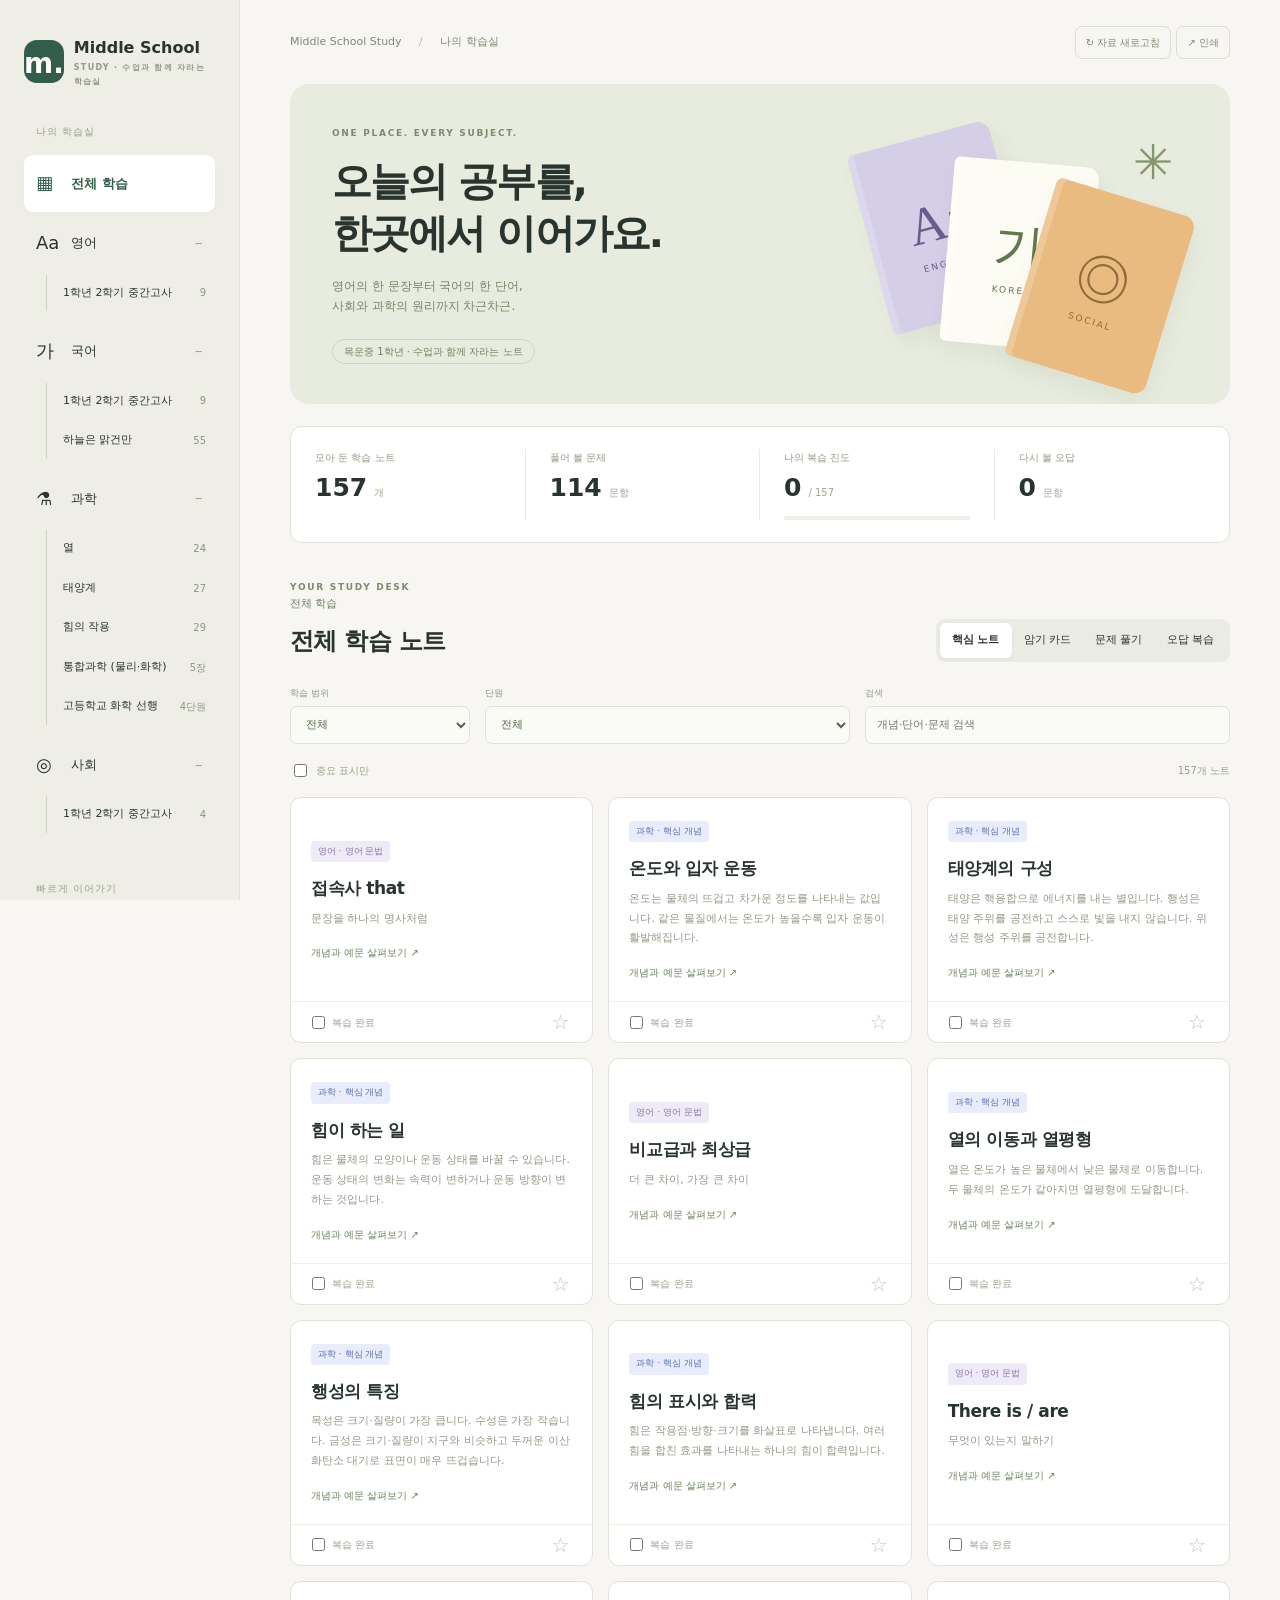
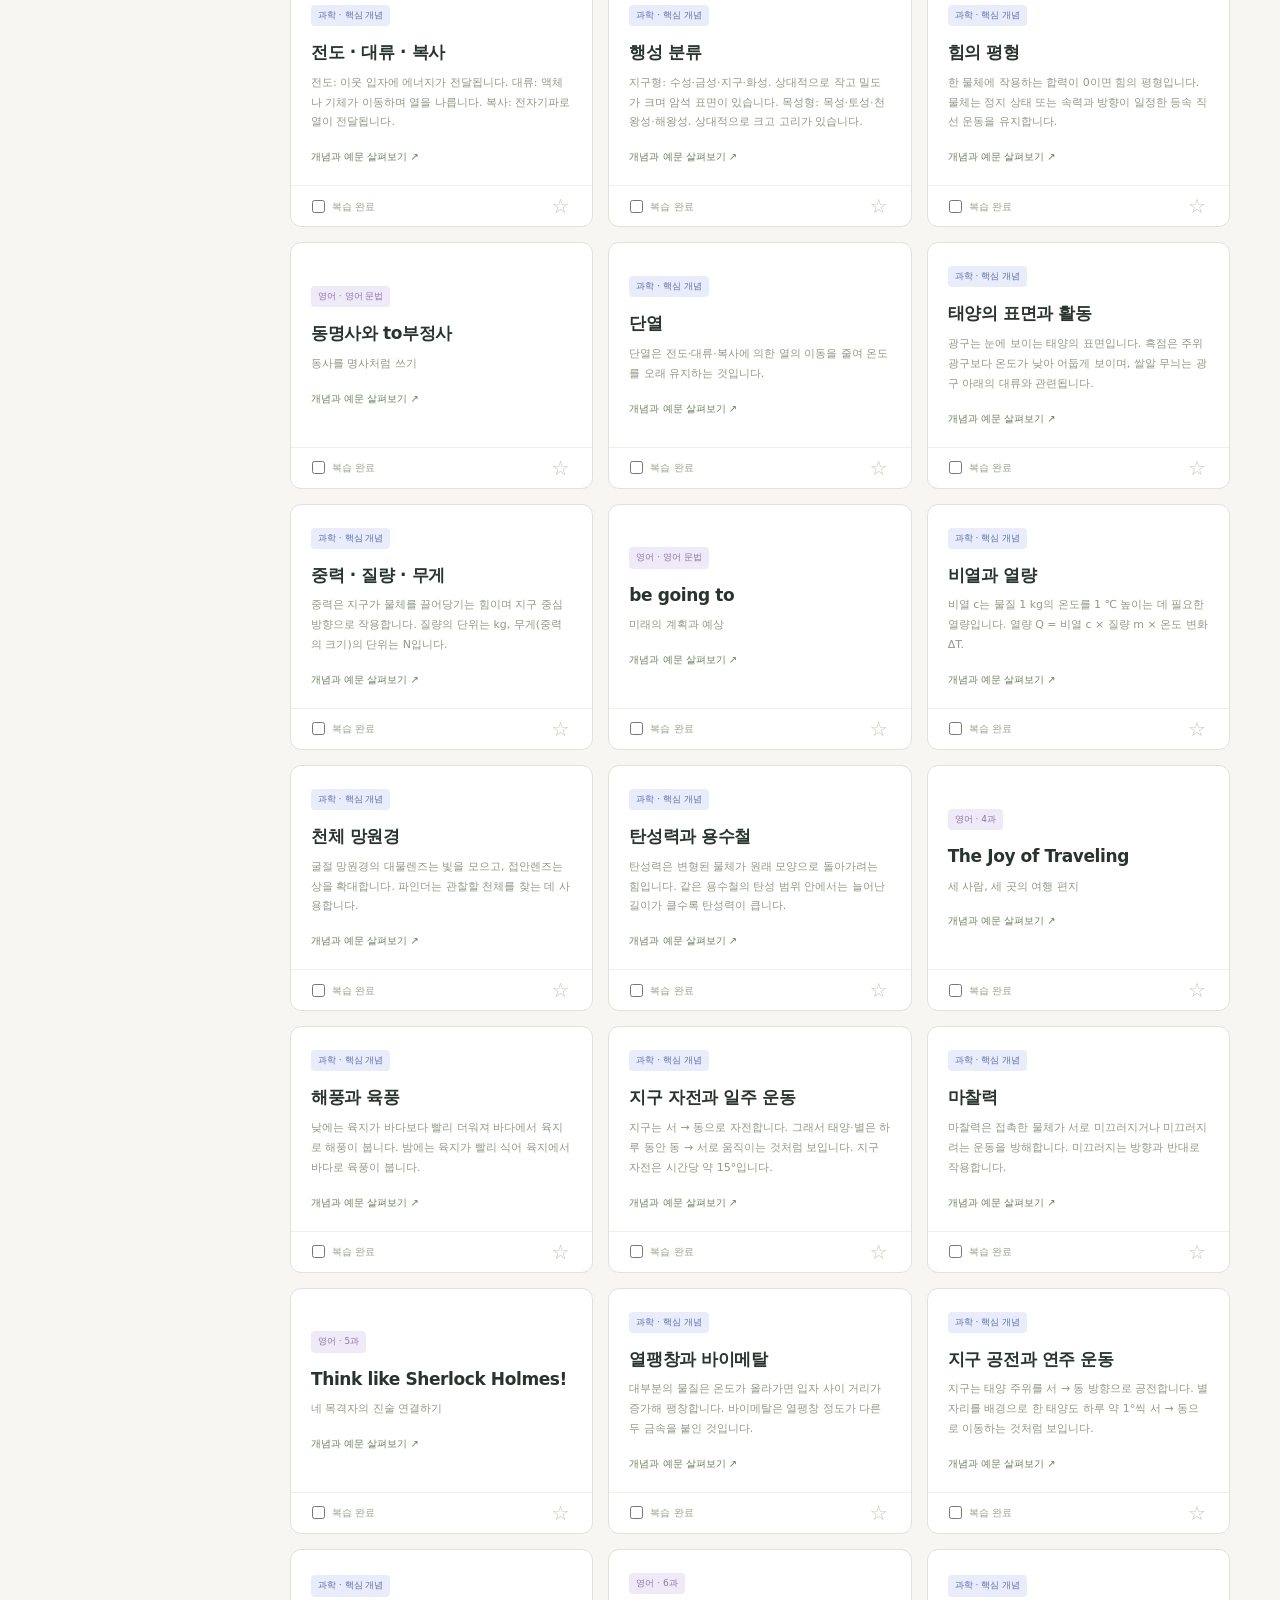
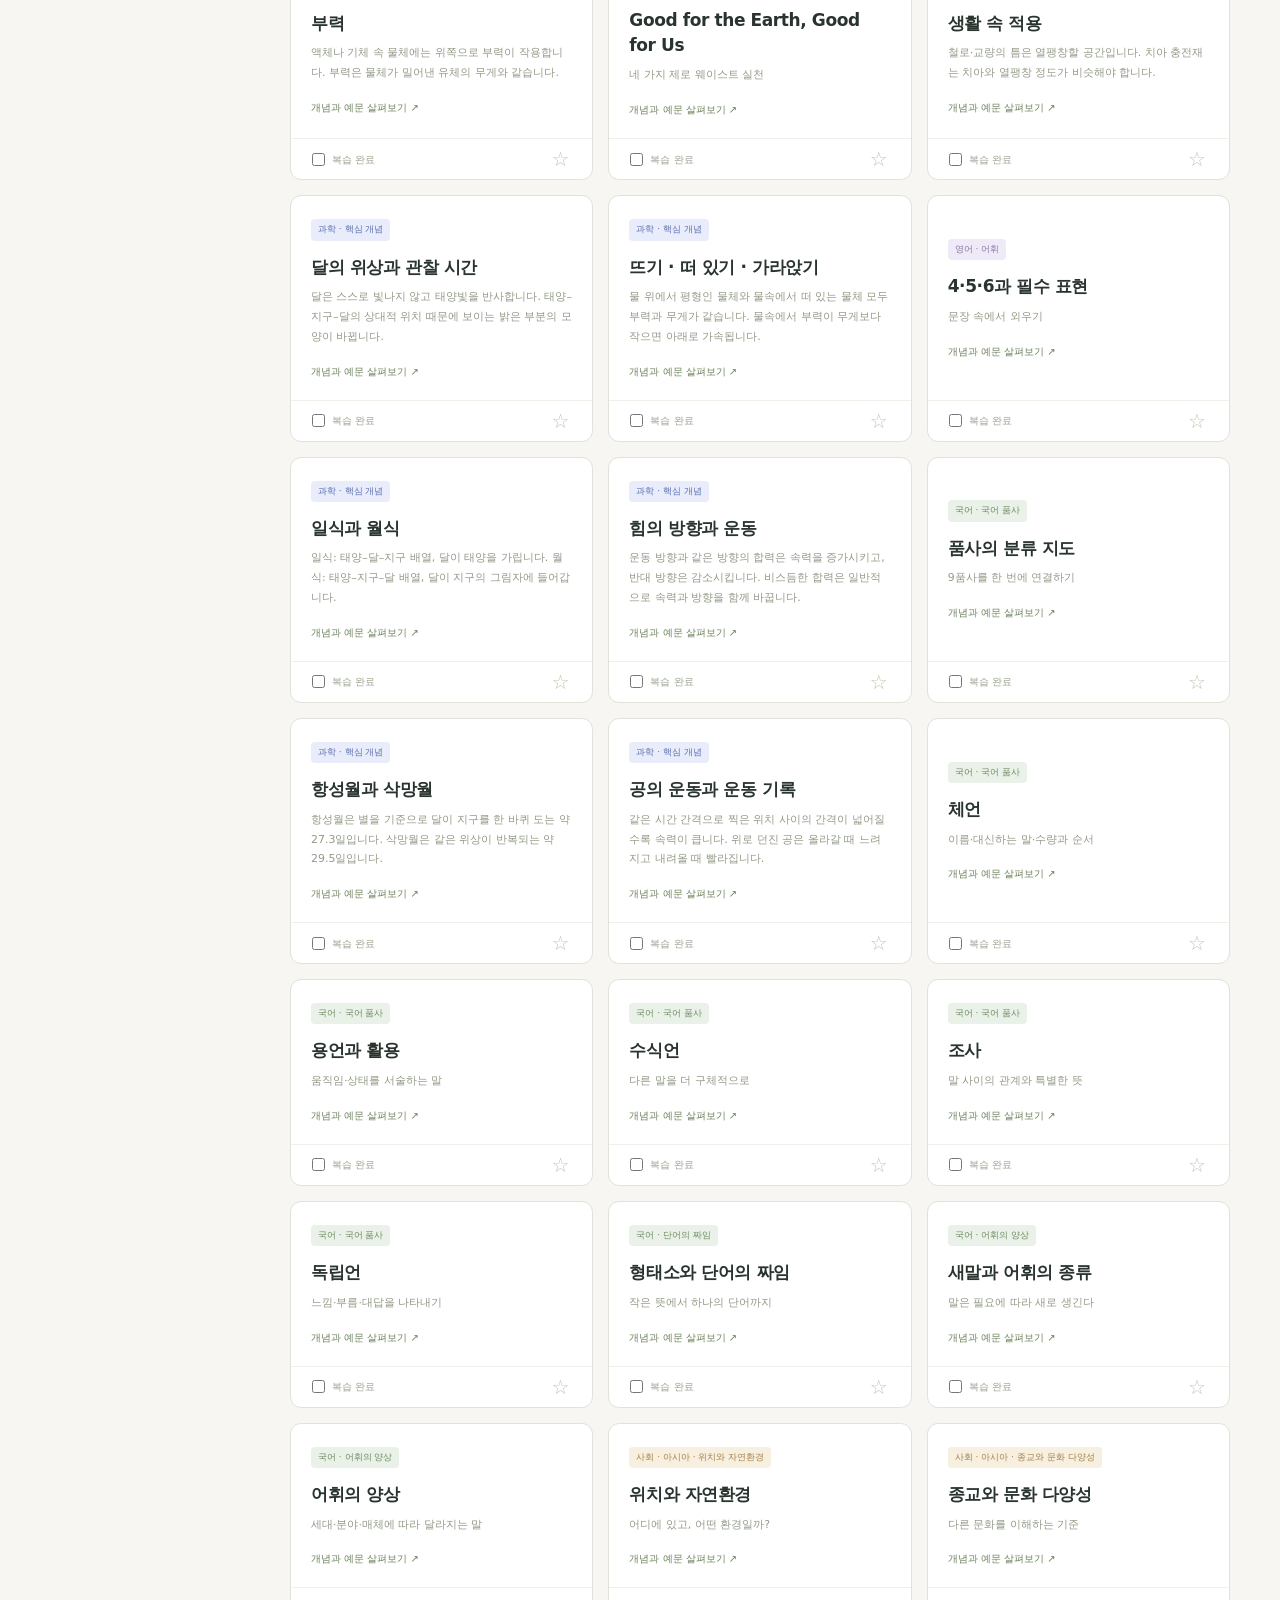
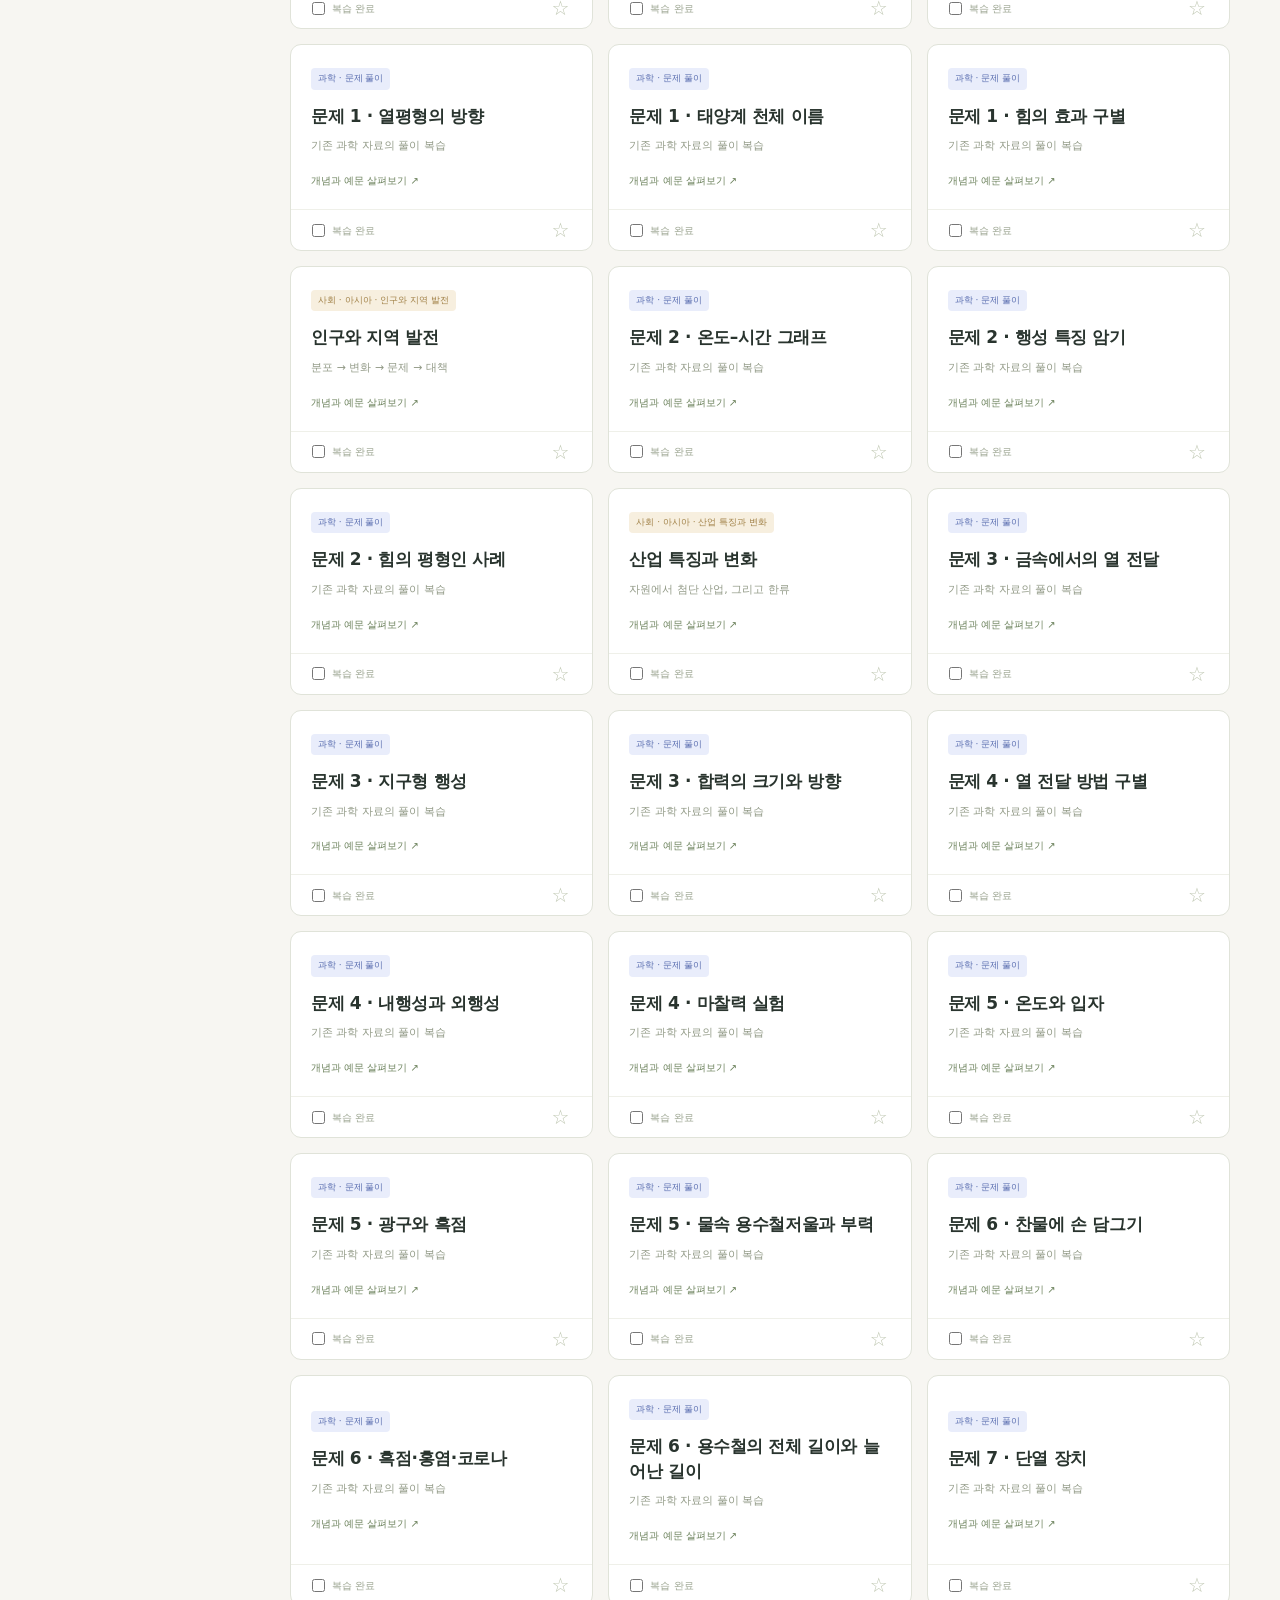
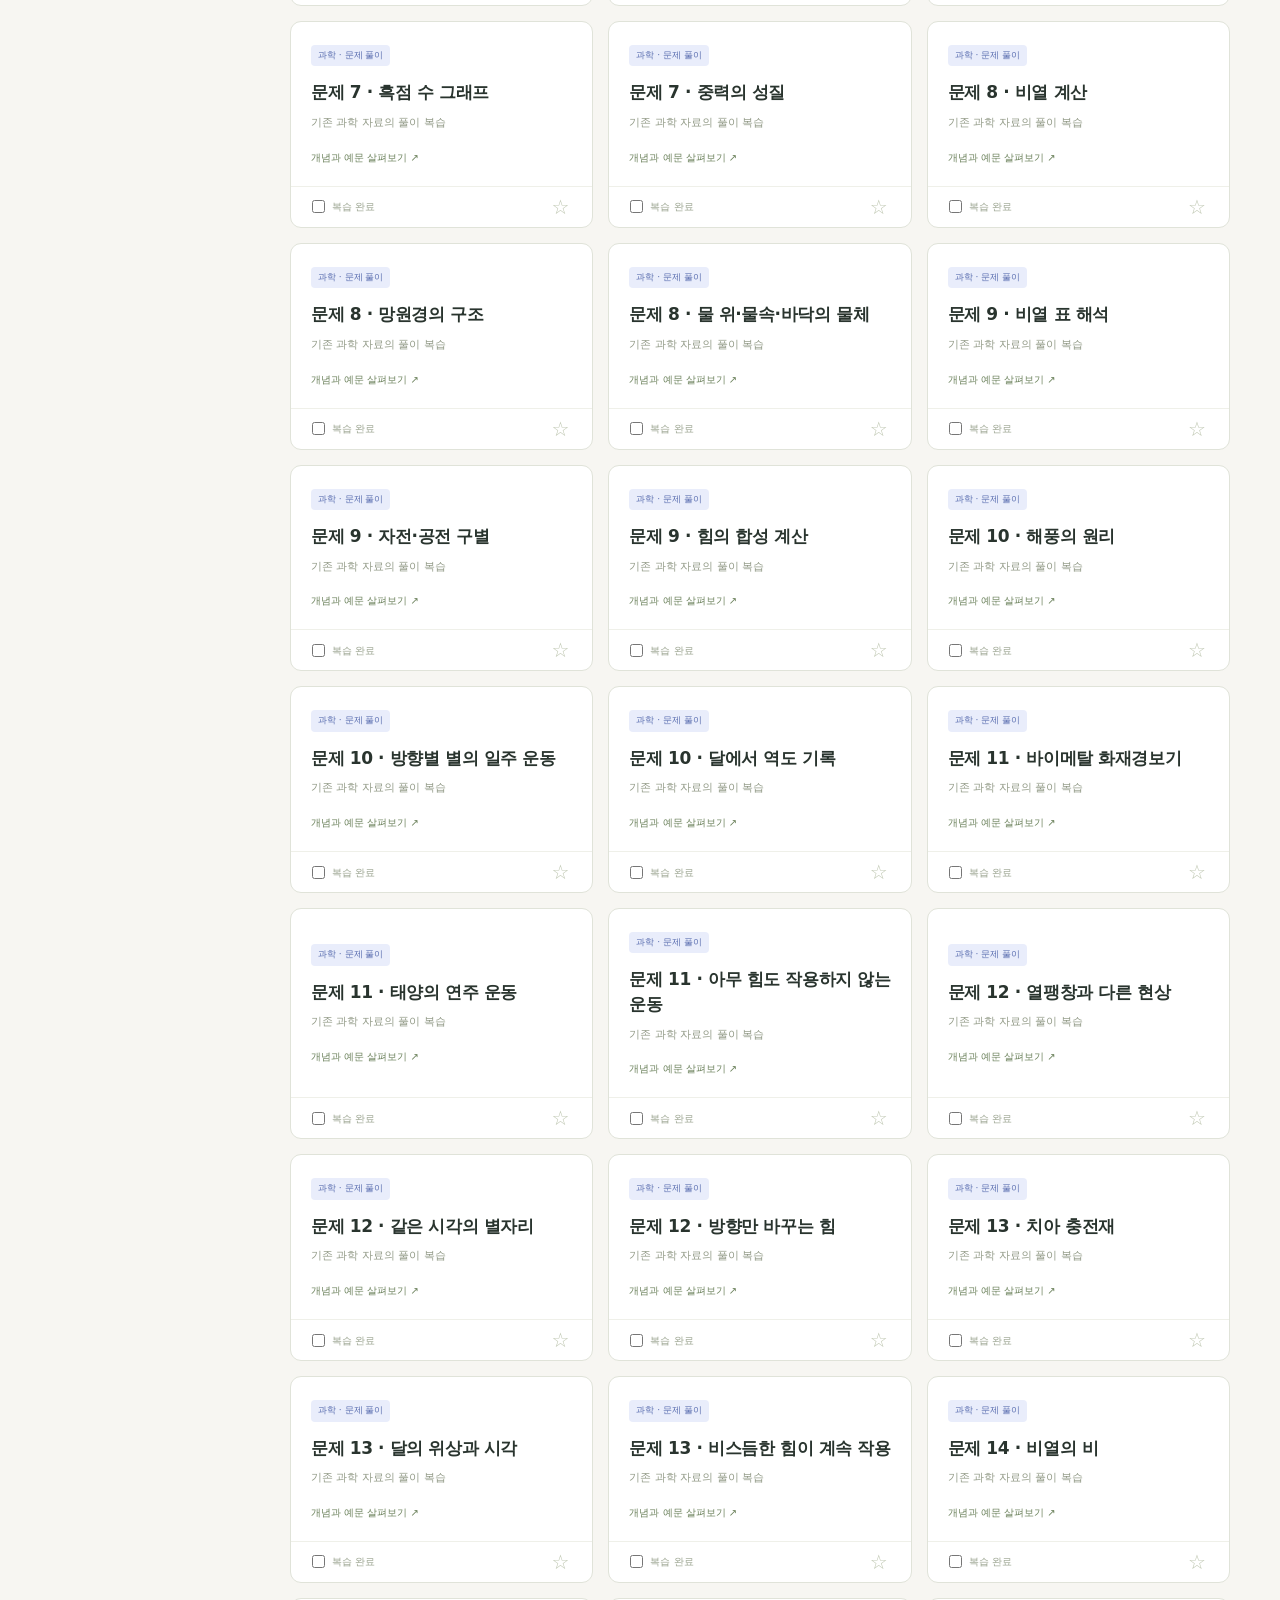
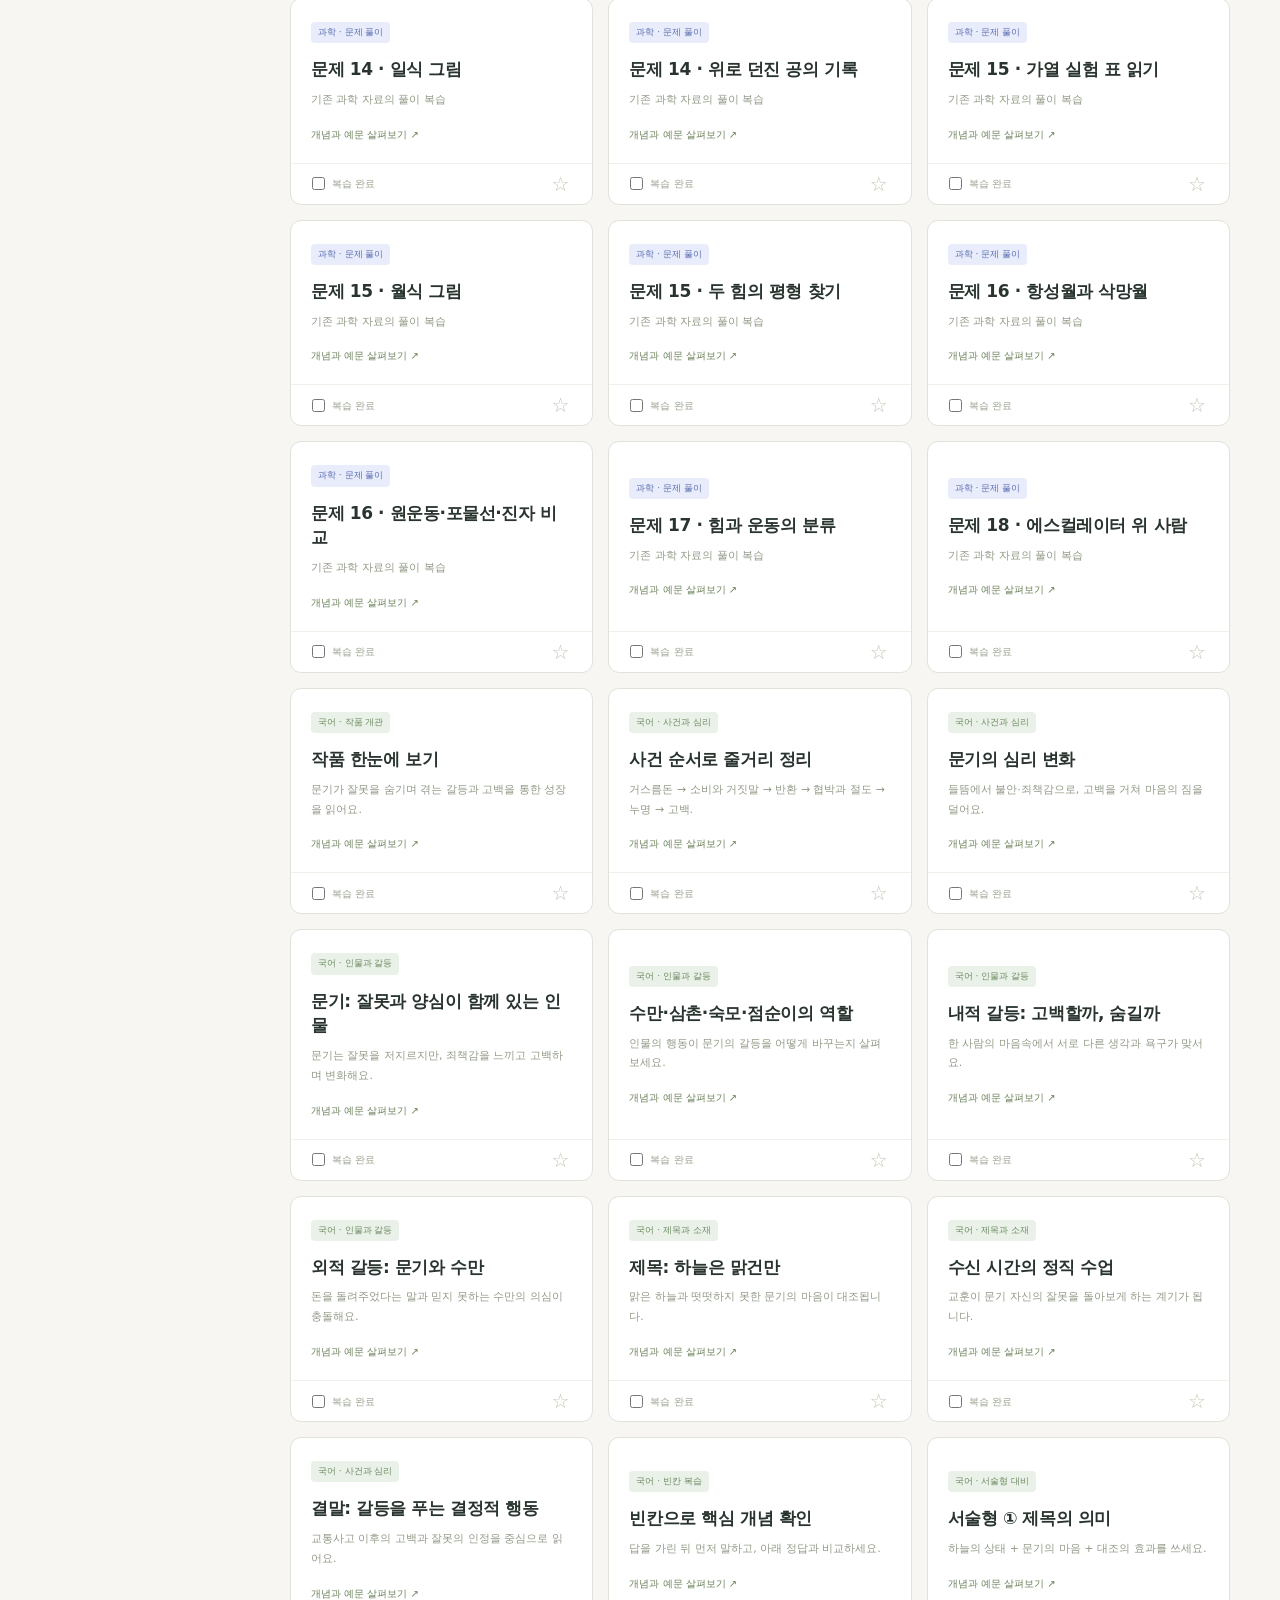
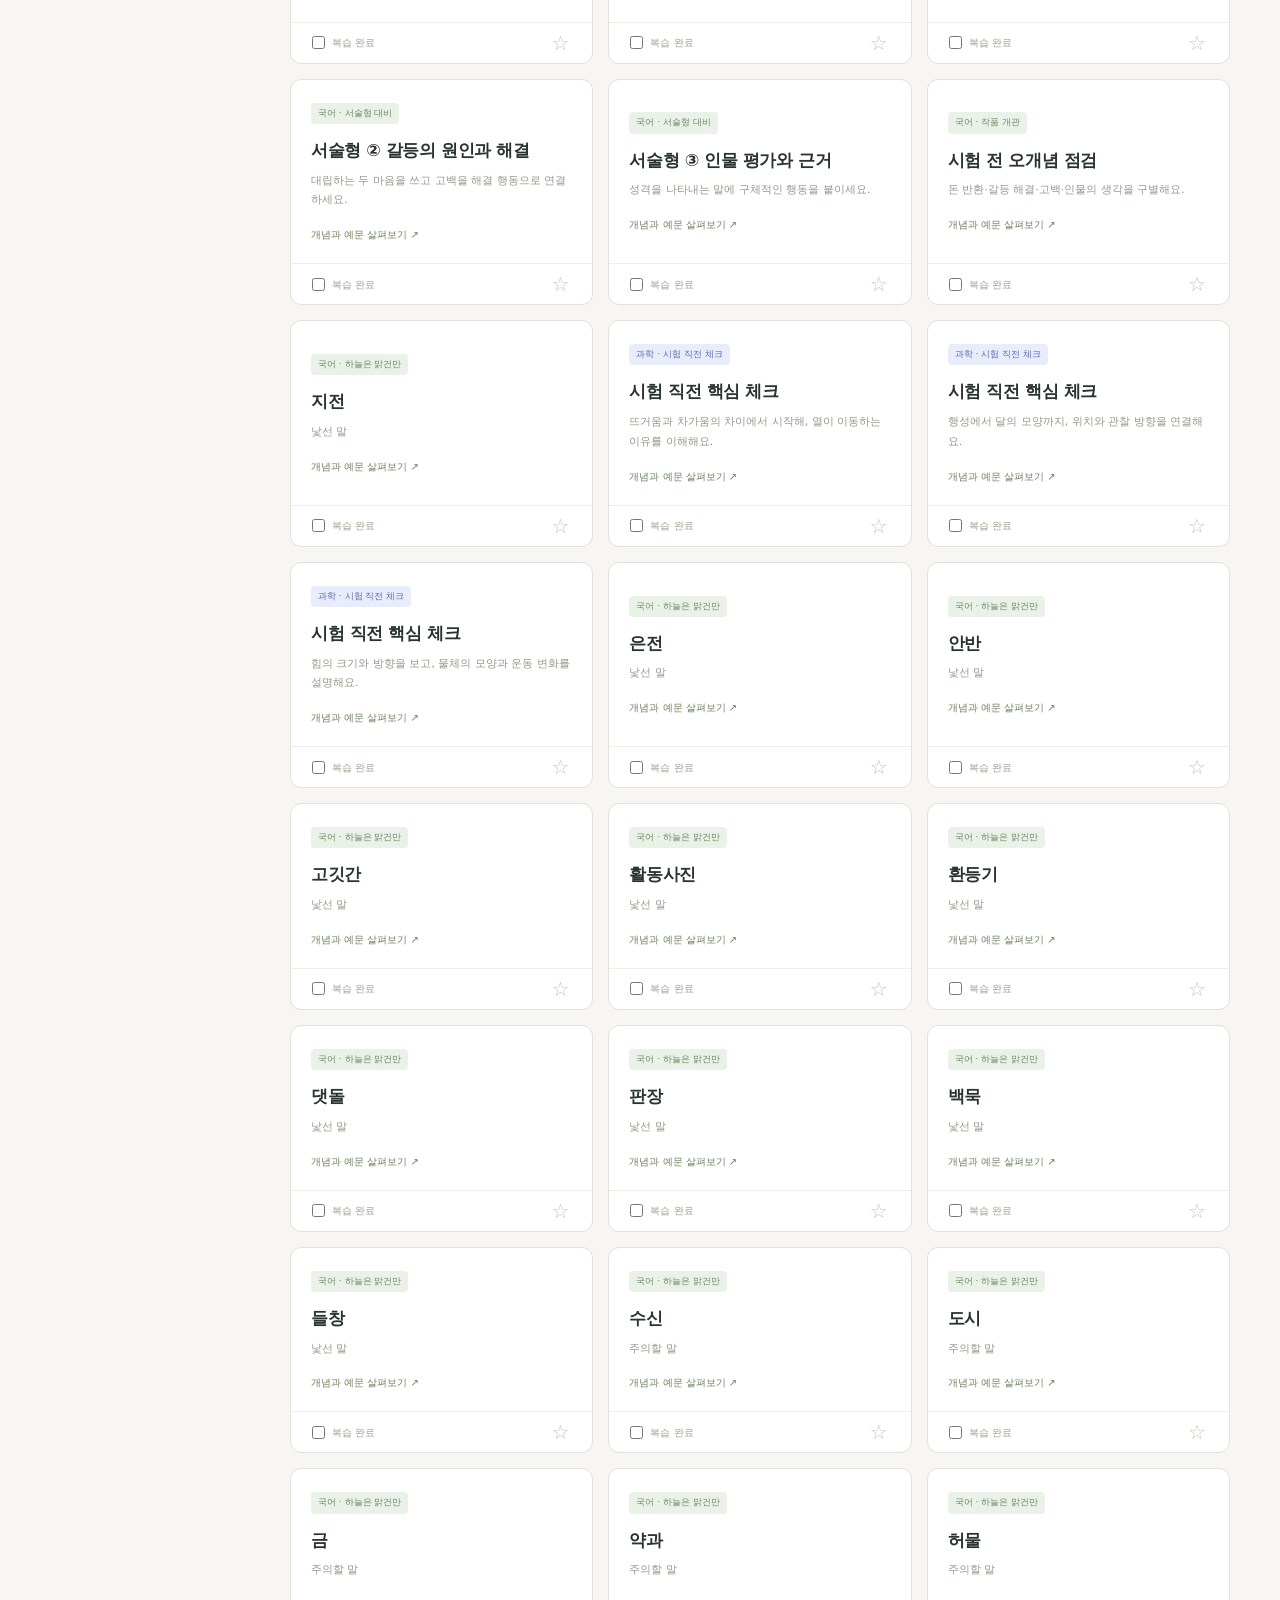
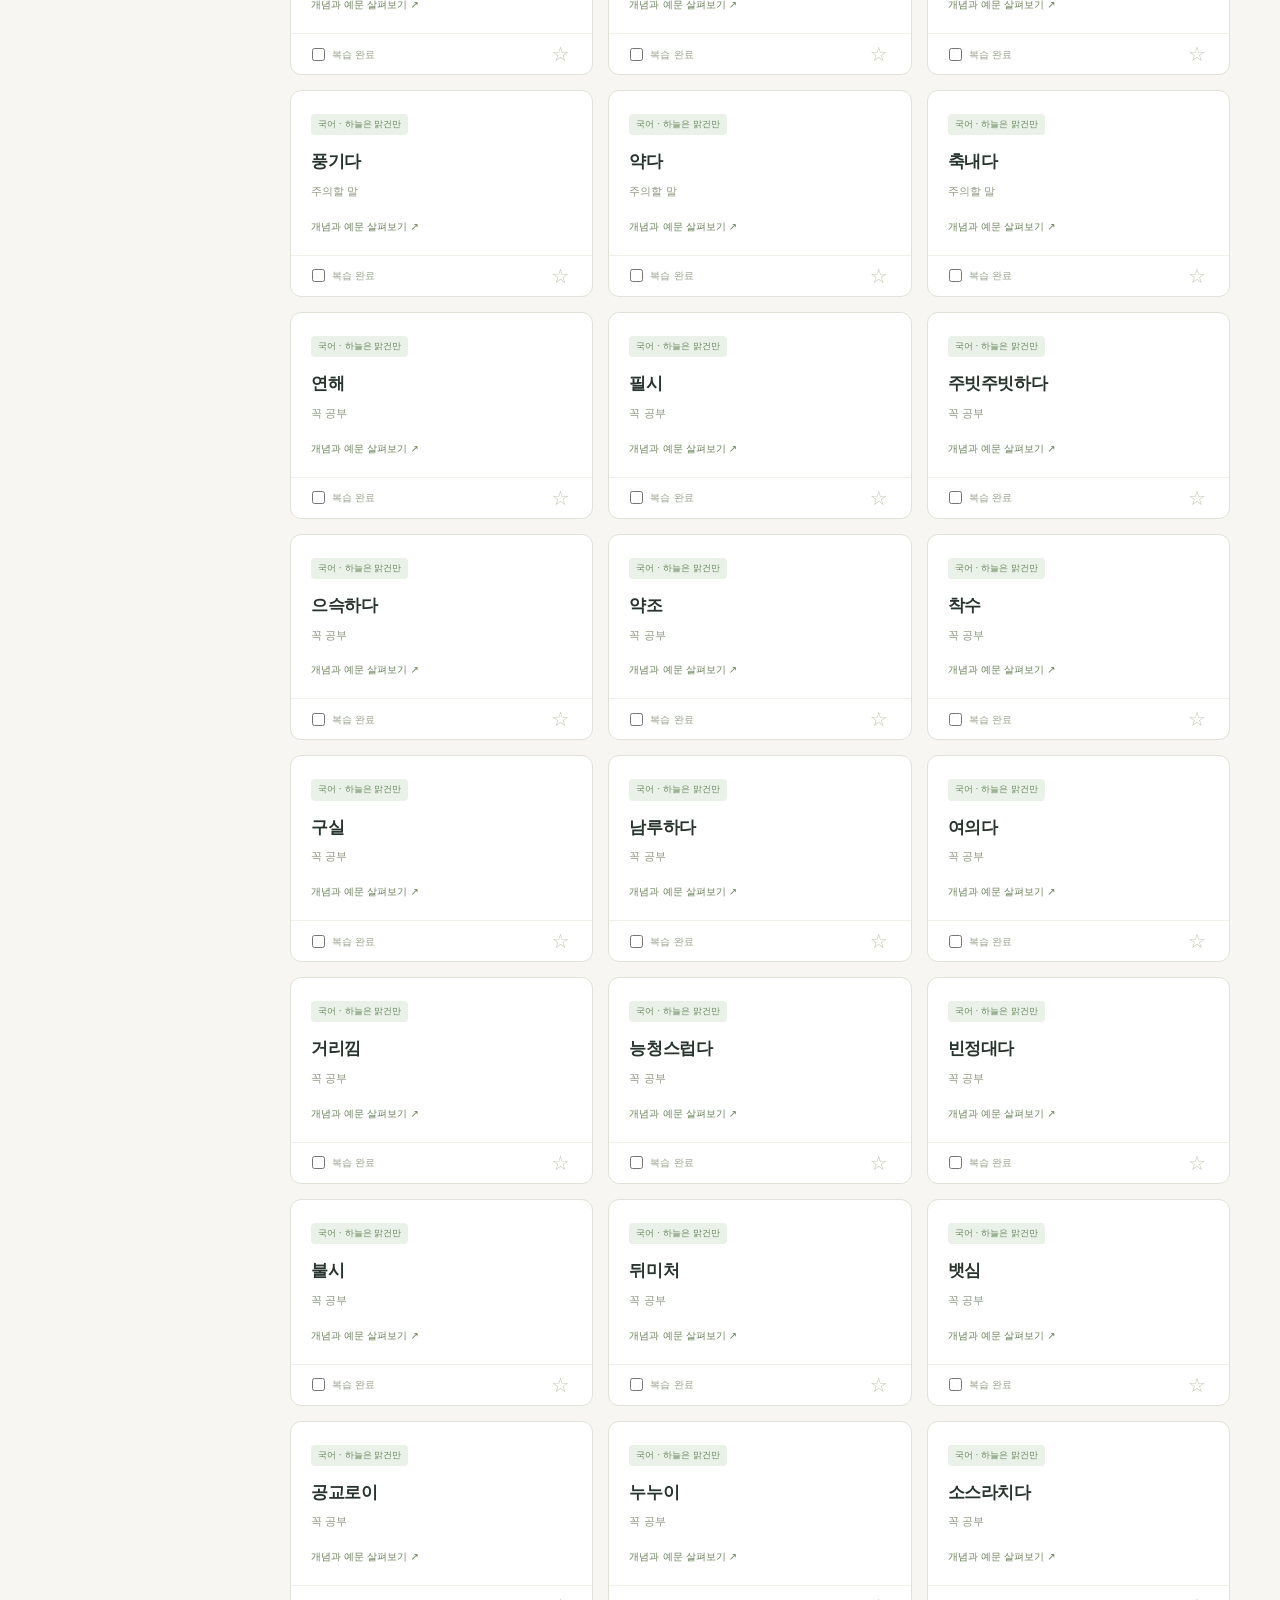
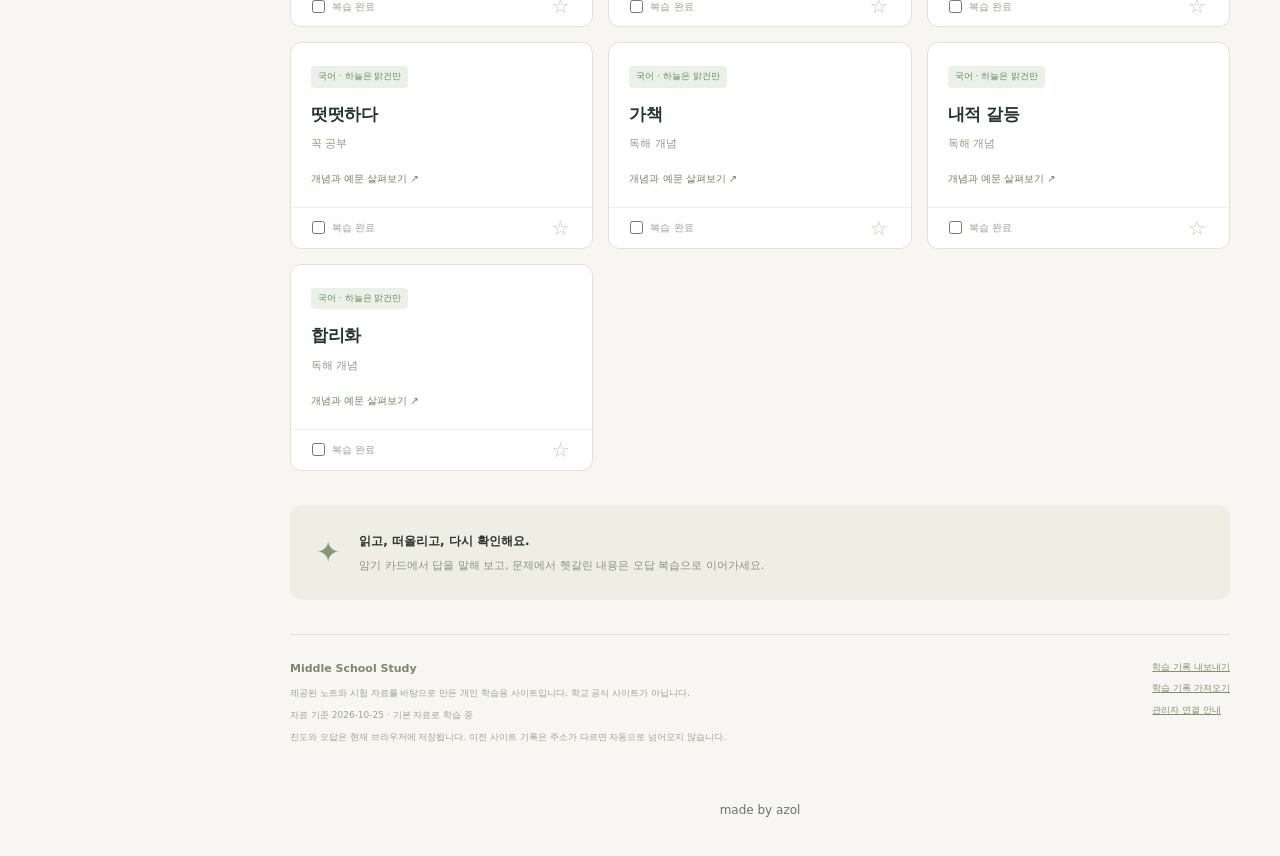
<file: docs/index.html>
<!doctype html><html lang="ko"><head><meta charset="utf-8"><meta name="viewport" content="width=device-width,initial-scale=1"><meta name="theme-color" content="#f7f6f2"><meta name="description" content="목운중 1학년 영어·국어·사회·과학 통합 학습실. 개념과 어휘, 암기 카드, 사회 실제 시험과 오답 복습을 한곳에서."><title>Middle School Study</title><link rel="stylesheet" href="style.css"></head><body><aside><a class="brand" href="#"><b>m.</b><span>Middle School<small>STUDY · 수업과 함께 자라는 학습실</small></span></a><div class="nav-label">나의 학습실</div><nav id="subjects"></nav><div class="nav-label">빠르게 이어가기</div><button class="shortcut" data-short="vocab">가 &nbsp; 하늘은 맑건만 <span>↗</span></button><a class="shortcut" href="chemistry/" style="display:block;text-decoration:none">⚗ &nbsp; 고등학교 화학 선행 <span>↗</span></a><button class="shortcut" data-short="exam">◎ &nbsp; 사회 실제 시험 <span>↗</span></button><button class="shortcut" data-short="wrong">↺ &nbsp; 오답 다시 보기 <span id="wrongNav">0</span></button><div class="side-bottom"><i></i> 오늘 배운 만큼, 한 걸음.<p>중학교 1학년 학습 기록</p></div></aside><main><header><span>Middle School Study <em>/</em> 나의 학습실</span><div><button id="reload">↻ 자료 새로고침</button><button id="print">↗ 인쇄</button></div></header><section class="hero"><div class="hero-copy"><div class="eyebrow">ONE PLACE. EVERY SUBJECT.</div><h1>오늘의 공부를,<br>한곳에서 이어가요.</h1><p>영어의 한 문장부터 국어의 한 단어,<br>사회와 과학의 원리까지 차근차근.</p><span class="hero-tag">목운중 1학년 · 수업과 함께 자라는 노트</span></div><div class="art" aria-hidden="true"><div class="book blue">Aa <small>ENGLISH</small></div><div class="book green">가 <small>KOREAN</small></div><div class="book orange">◎ <small>SOCIAL</small></div><span>✳</span></div></section><section id="stats" class="stats"></section><section class="study"><div class="section-top"><div><div class="eyebrow">YOUR STUDY DESK</div><p id="breadcrumb" class="breadcrumb"></p><h2 id="heading">전체 학습 노트</h2></div><div class="view-tabs" id="modes"><button data-mode="notes">핵심 노트</button><button data-mode="flash">암기 카드</button><button data-mode="quiz">문제 풀기</button><button data-mode="wrong">오답 복습</button></div></div><div class="filters"><label>학습 범위<select id="term" aria-label="학습 범위"></select></label><label>단원<select id="unit" aria-label="단원"></select></label><label class="search-label">검색<input id="search" type="search" placeholder="개념·단어·문제 검색"></label></div><div class="minor"><label><input type="checkbox" id="starOnly"> 중요 표시만</label><span id="resultCount"></span></div><div id="scienceTools"></div><div id="content" aria-live="polite"><p class="empty">학습 자료를 불러오고 있어요.</p></div></section><section class="study-tip"><span>✦</span><div><b>읽고, 떠올리고, 다시 확인해요.</b><p>암기 카드에서 답을 말해 보고, 문제에서 헷갈린 내용은 오답 복습으로 이어가세요.</p></div></section><footer><div><b>Middle School Study</b><p>제공된 노트와 시험 자료를 바탕으로 만든 개인 학습용 사이트입니다. 학교 공식 사이트가 아닙니다.</p><p id="syncStatus">자료 확인 중</p><p>진도와 오답은 현재 브라우저에 저장됩니다. 이전 사이트 기록은 주소가 다르면 자동으로 넘어오지 않습니다.</p></div><div class="record-actions"><button id="export">학습 기록 내보내기</button><button id="import">학습 기록 가져오기</button><input id="importFile" type="file" accept="application/json" hidden><a href="setup.html">관리자 연결 안내</a></div></footer><p style="text-align:center;color:#6b746c;font-size:12px;padding:0 0 24px">made by azol</p></main><dialog id="detail"><div class="dialog-top"><span id="detailTag"></span><button id="close" aria-label="닫기">✕</button></div><div id="detailBody"></div></dialog><div id="toast" role="status" hidden></div><script src="config.js"></script><script src="app.js?v=20261025-chemistry"></script></body></html>
</file>
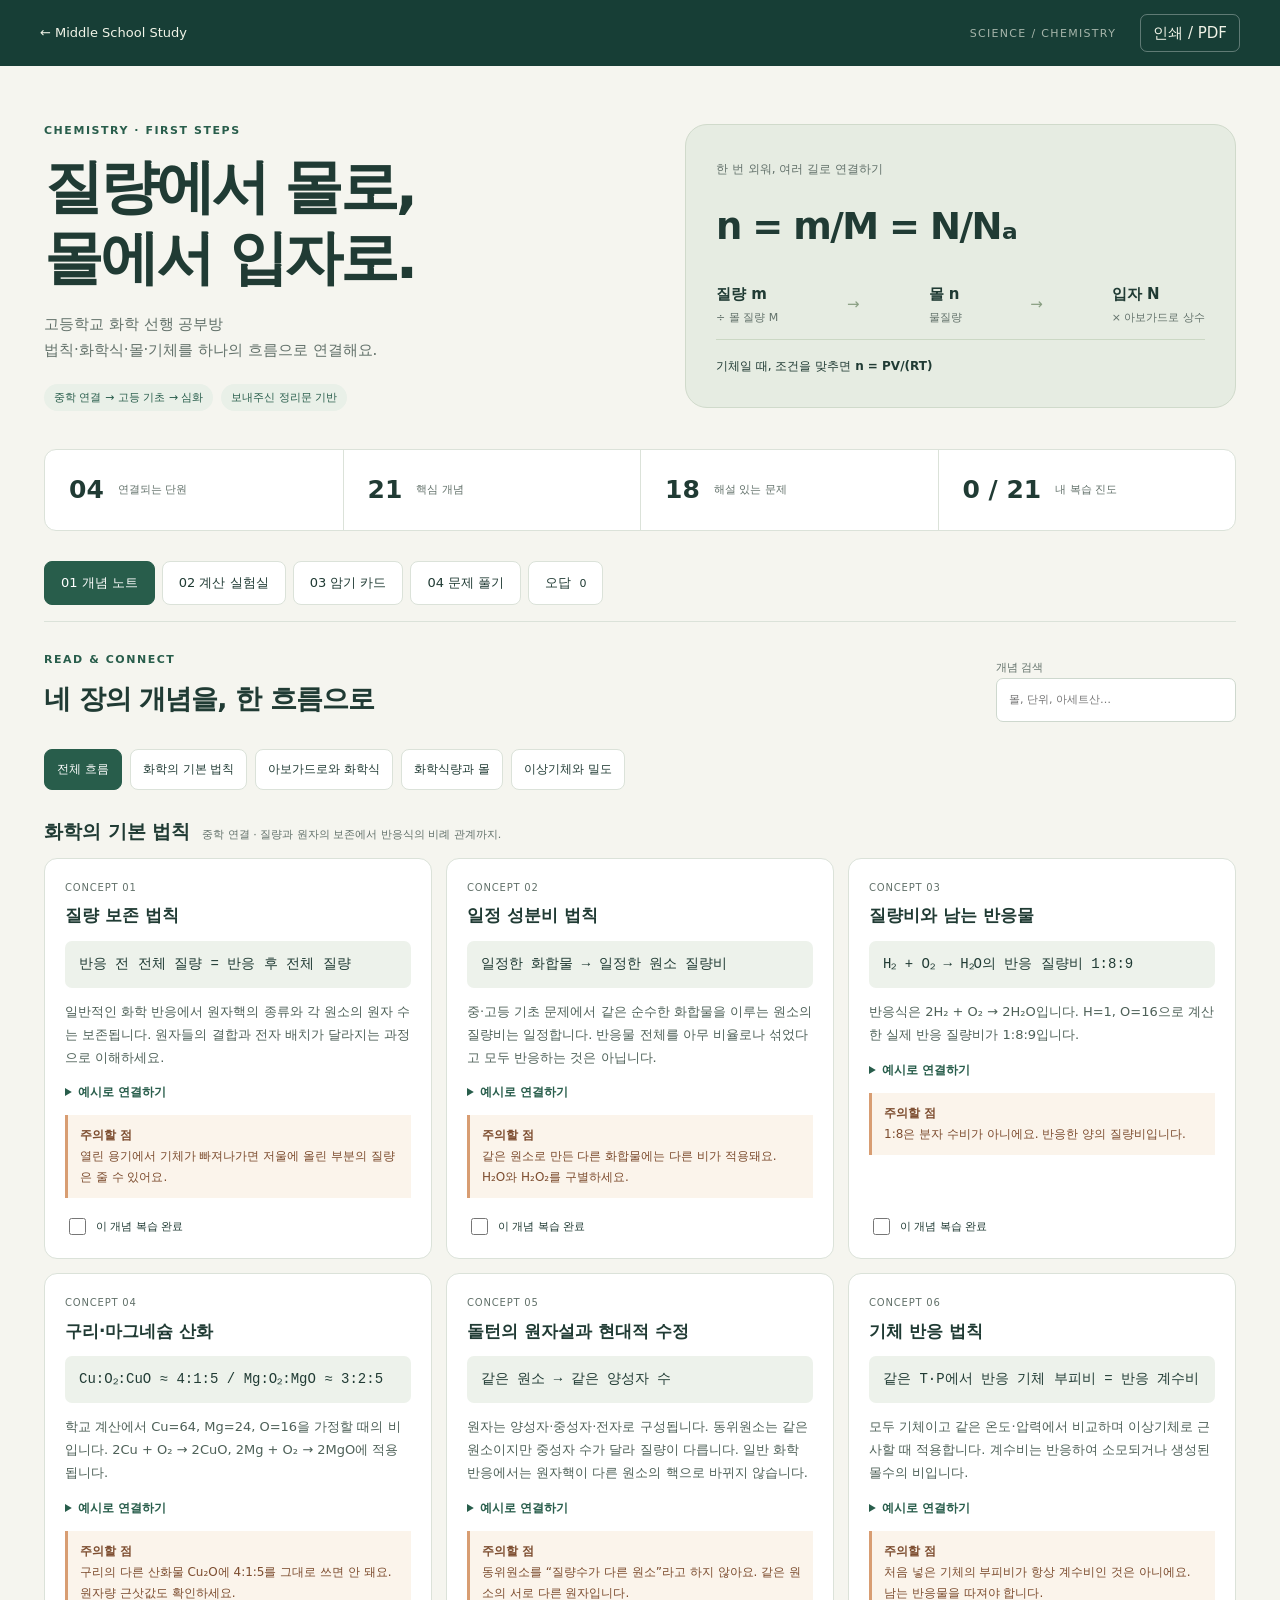
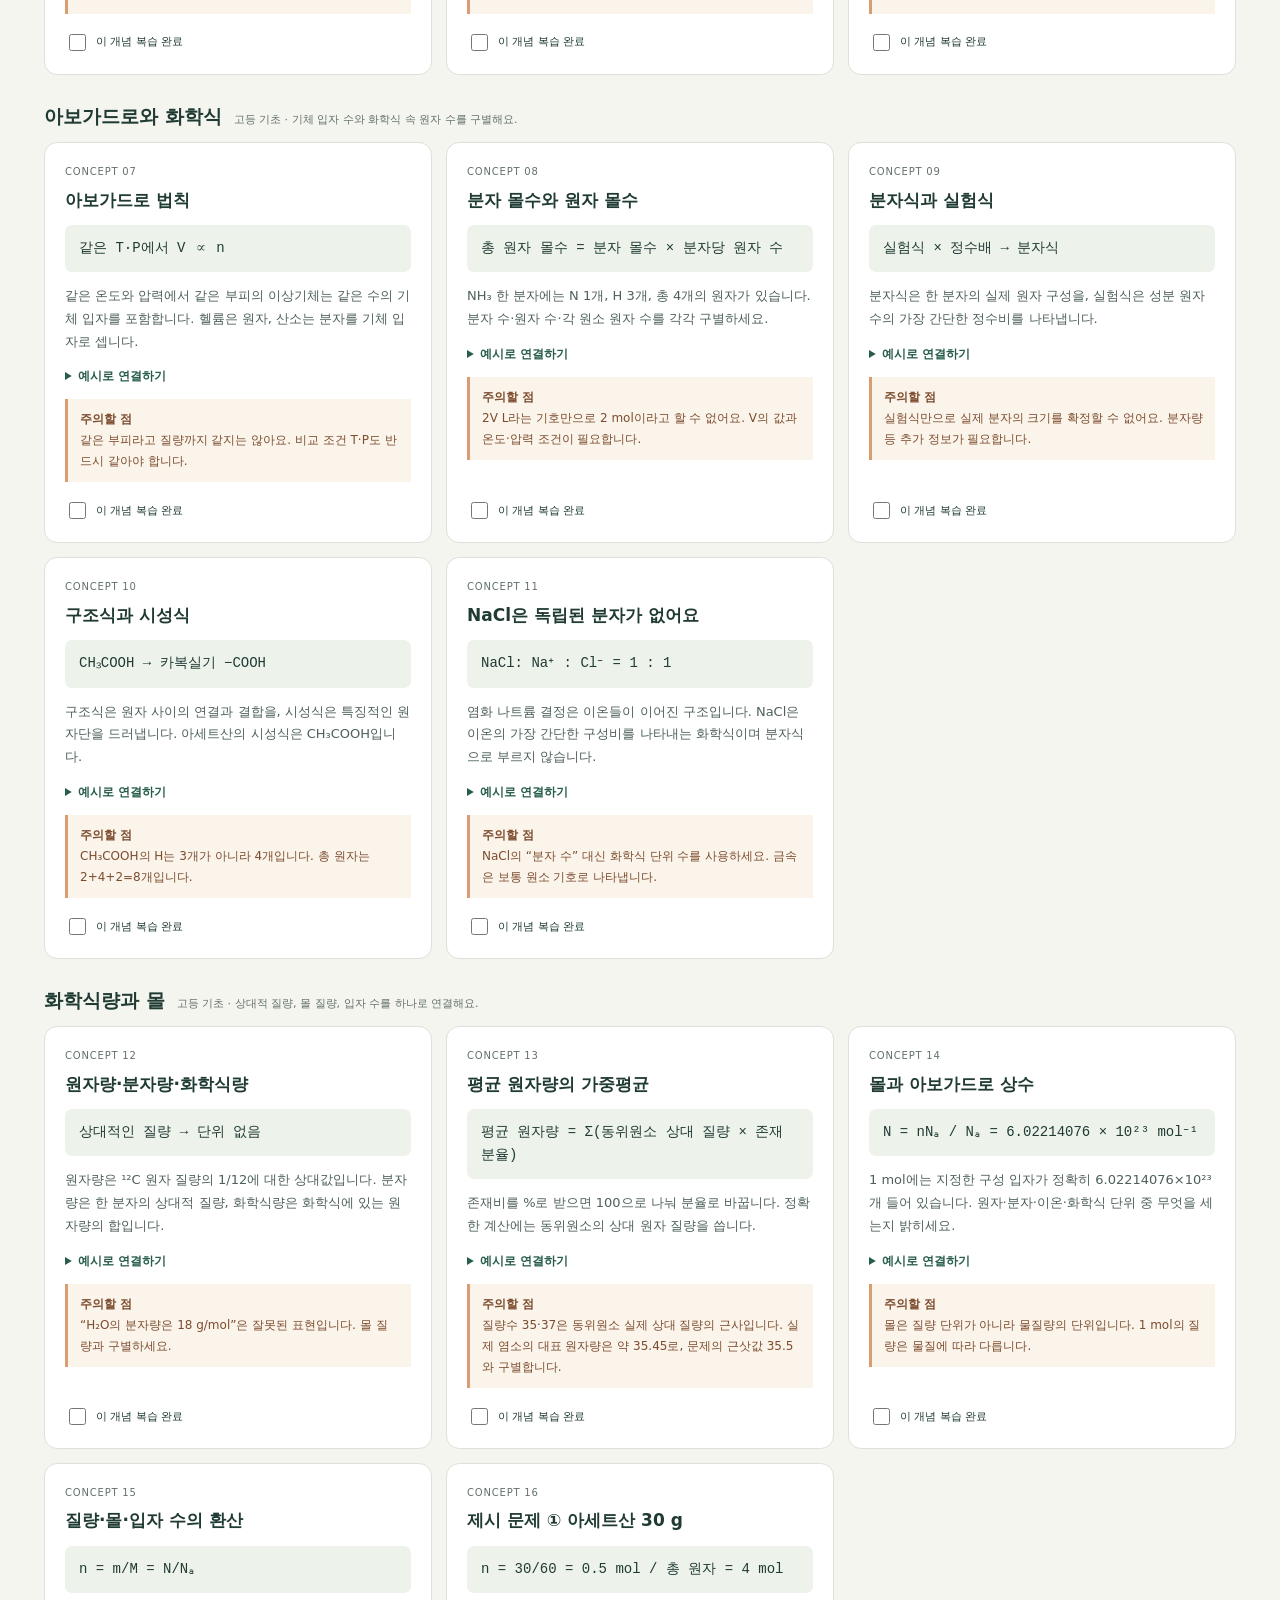
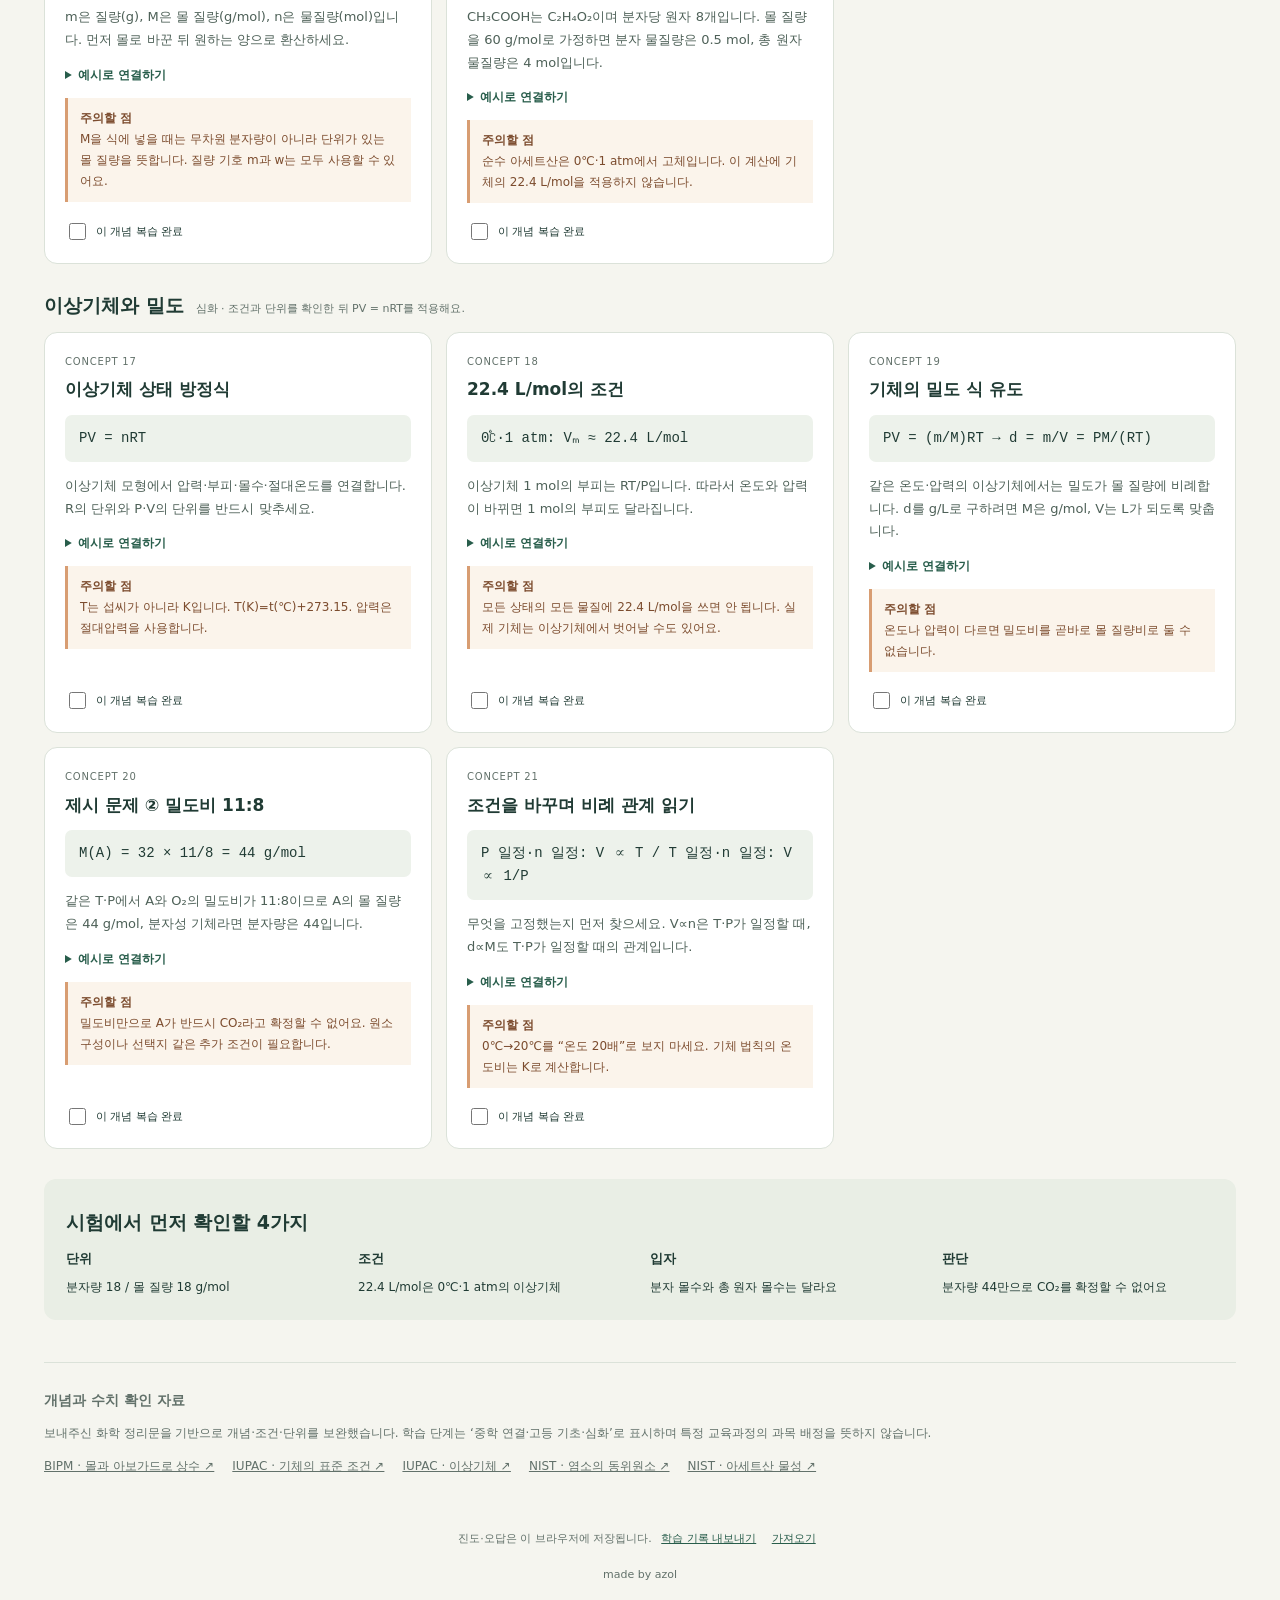
<file: docs/chemistry/index.html>
<!doctype html>
<html lang="ko"><head><meta charset="utf-8"><meta name="viewport" content="width=device-width,initial-scale=1"><meta name="theme-color" content="#173e36"><meta name="description" content="화학의 기본 법칙부터 화학식량·몰·이상기체까지. 고등학교 화학 선행 개념 노트, 계산 도구, 암기 카드와 오답 복습."><title>고등학교 화학 선행 · Middle School Study</title><link rel="stylesheet" href="style.css"></head>
<body><header class="top"><a href="../index.html">← Middle School Study</a><span>SCIENCE / CHEMISTRY</span><button id="print" class="ghost">인쇄 / PDF</button></header>
<div class="wrap"><section class="hero"><div><p class="eyebrow">CHEMISTRY · FIRST STEPS</p><h1>질량에서 몰로,<br>몰에서 입자로.</h1><p class="intro">고등학교 화학 선행 공부방<br>법칙·화학식·몰·기체를 하나의 흐름으로 연결해요.</p><div class="hero-tags"><span>중학 연결 → 고등 기초 → 심화</span><span>보내주신 정리문 기반</span></div></div><div class="hero-formula"><span>한 번 외워, 여러 길로 연결하기</span><strong>n = m/M = N/Nₐ</strong><div class="formula-links"><b>질량 m<small>÷ 몰 질량 M</small></b><i>→</i><b>몰 n<small>물질량</small></b><i>→</i><b>입자 N<small>× 아보가드로 상수</small></b></div><p>기체일 때, 조건을 맞추면 <b>n = PV/(RT)</b></p></div></section>
<div class="stats"><div><b>04</b><span>연결되는 단원</span></div><div><b id="noteCount">21</b><span>핵심 개념</span></div><div><b id="questionCount">18</b><span>해설 있는 문제</span></div><div><b id="progress">0 / 21</b><span>내 복습 진도</span></div></div>
<nav class="modes" aria-label="학습 방식"><button data-view="notes" class="active" aria-pressed="true">01 개념 노트</button><button data-view="tools" aria-pressed="false">02 계산 실험실</button><button data-view="flash" aria-pressed="false">03 암기 카드</button><button data-view="quiz" aria-pressed="false">04 문제 풀기</button><button data-view="wrong" aria-pressed="false">오답 <span id="wrongCount">0</span></button></nav>
<main><section id="notes" class="view"><div class="section-head"><div><p class="eyebrow">READ & CONNECT</p><h2>네 장의 개념을, 한 흐름으로</h2></div><label class="search">개념 검색<input id="search" type="search" placeholder="몰, 단위, 아세트산…"></label></div><div id="chapters" class="chapters" aria-label="단원 선택"></div><div id="noteCards"></div><div class="corrections"><h3>시험에서 먼저 확인할 4가지</h3><div class="four"><p><b>단위</b>분자량 18 / 몰 질량 18 g/mol</p><p><b>조건</b>22.4 L/mol은 0℃·1 atm의 이상기체</p><p><b>입자</b>분자 몰수와 총 원자 몰수는 달라요</p><p><b>판단</b>분자량 44만으로 CO₂를 확정할 수 없어요</p></div></div></section>
<section id="tools" class="view" hidden><p class="eyebrow">CHANGE A VALUE, SEE THE CONNECTION</p><h2>계산 실험실</h2><p class="muted">숫자를 바꾸고 계산 버튼을 눌러 풀이와 단위를 함께 확인하세요.</p><div class="tool-grid">
<form id="moleForm" class="tool"><span class="pill">기초 / 질량 → 몰 → 입자</span><h3>질량에서 입자 수까지</h3><label>물질<select id="substance"><option value="water">H₂O · 물</option><option value="ammonia">NH₃ · 암모니아</option><option value="acetic">CH₃COOH · 아세트산</option><option value="co2">CO₂ · 이산화 탄소</option><option value="oxygen">O₂ · 산소</option><option value="salt">NaCl · 염화 나트륨</option></select></label><label>질량 (g)<input id="mass" type="number" min="0" step="any" value="9" required></label><p class="hint">학교 계산용 근사 몰 질량 사용. NaCl은 분자 대신 화학식 단위로 셉니다.</p><button class="primary" type="submit">몰과 입자 수 계산 →</button><output id="moleResult" aria-live="polite"></output></form>
<form id="gasForm" class="tool"><span class="pill orange">심화 / 이상기체 모형</span><h3>온도·압력과 기체의 부피</h3><div class="fields"><label>기체 물질량 n (mol)<input id="gasN" type="number" min="0.000001" step="any" value="1" required></label><label>온도 (℃)<input id="gasT" type="number" min="-273.149999" step="any" value="0" required></label><label>절대압력 P<input id="gasP" type="number" min="0.000001" step="any" value="1" required></label><label>압력 단위<select id="pressureUnit"><option value="atm">atm</option><option value="kPa">kPa</option></select></label><label>몰 질량 M (g/mol)<input id="gasM" type="number" min="0.000001" step="any" value="44" required></label></div><div class="presets"><button type="button" data-preset="atm">0℃ · 1 atm</button><button type="button" data-preset="bar">0℃ · 100 kPa</button><button type="button" data-preset="room">25℃ · 1 atm</button></div><p class="hint">상전이·분자 간 인력을 제외한 이상기체 계산입니다. 실제 물질이 그 조건에서 기체인지 별도로 확인하세요.</p><button class="primary" type="submit">부피와 밀도 계산 →</button><output id="gasResult" aria-live="polite"></output></form>
<form id="ratioForm" class="tool"><span class="pill">기초 / 같은 온도·압력</span><h3>밀도비로 몰 질량 찾기</h3><div class="fields"><label>A의 밀도비<input id="ratioA" type="number" min="0.000001" step="any" value="11" required></label><label>기준 기체의 밀도비<input id="ratioB" type="number" min="0.000001" step="any" value="8" required></label><label>기준 기체 몰 질량 (g/mol)<input id="ratioM" type="number" min="0.000001" step="any" value="32" required></label></div><p class="hint">두 기체의 온도·압력이 같고 이상기체로 근사하는 조건입니다.</p><button class="primary" type="submit">A의 몰 질량 계산 →</button><output id="ratioResult" aria-live="polite"></output></form>
<form id="isotopeForm" class="tool"><span class="pill">기초 / 가중평균</span><h3>두 동위원소의 평균 원자량</h3><div class="fields"><label>동위원소 A의 상대 질량<input id="isoA" type="number" min="0.000001" step="any" value="35" required></label><label>동위원소 B의 상대 질량<input id="isoB" type="number" min="0.000001" step="any" value="37" required></label><label>A의 존재비 (%)<input id="isoPct" type="number" min="0" max="100" step="any" value="75" required></label></div><p class="hint">두 동위원소만 있다고 가정하며 B의 존재비는 100%−A입니다. 기본값은 연습용 근삿값입니다.</p><button class="primary" type="submit">가중평균 계산 →</button><output id="isotopeResult" aria-live="polite"></output></form></div></section>
<section id="flash" class="view" hidden><p class="eyebrow">RECALL BEFORE YOU REVEAL</p><h2>핵심을 내 말로 설명해요</h2><p class="muted">선택한 개념 노트 단원의 카드가 나옵니다. 답을 말한 뒤 펼쳐 보세요.</p><div id="flashCard"></div></section>
<section id="quiz" class="view" hidden><p class="eyebrow">PRACTICE & UNDERSTAND</p><h2>계산보다 조건부터 확인하기</h2><div class="quiz-controls"><label>출제 범위<select id="quizChapter"><option value="all">전체 4단원</option></select></label><button id="startQuiz" class="primary">새로 시작</button></div><div id="quizBody" aria-live="polite"></div></section>
<section id="wrong" class="view" hidden><div class="section-head"><div><p class="eyebrow">REVISIT & REPAIR</p><h2>틀린 이유까지 복습해요</h2></div><button id="retryWrong" class="primary">오답만 다시 풀기</button></div><div id="wrongBody"></div></section></main>
<section class="sources"><h3>개념과 수치 확인 자료</h3><p>보내주신 화학 정리문을 기반으로 개념·조건·단위를 보완했습니다. 학습 단계는 ‘중학 연결·고등 기초·심화’로 표시하며 특정 교육과정의 과목 배정을 뜻하지 않습니다.</p><a href="https://www.bipm.org/en/si-base-units/mole" target="_blank" rel="noopener">BIPM · 몰과 아보가드로 상수 ↗</a><a href="https://goldbook.iupac.org/terms/view/S05910" target="_blank" rel="noopener">IUPAC · 기체의 표준 조건 ↗</a><a href="https://goldbook.iupac.org/terms/view/I02935" target="_blank" rel="noopener">IUPAC · 이상기체 ↗</a><a href="https://physics.nist.gov/cgi-bin/Compositions/stand_alone.pl?ele=Cl" target="_blank" rel="noopener">NIST · 염소의 동위원소 ↗</a><a href="https://webbook.nist.gov/cgi/cbook.cgi?ID=C64197&Mask=C" target="_blank" rel="noopener">NIST · 아세트산 물성 ↗</a></section><footer><p>진도·오답은 이 브라우저에 저장됩니다. <button id="export">학습 기록 내보내기</button> <button id="import">가져오기</button><input id="importFile" type="file" accept="application/json" hidden></p><p id="storageStatus" role="status"></p><p>made by azol</p></footer></div><script src="data.js"></script><script src="app.js"></script></body></html>
</file>
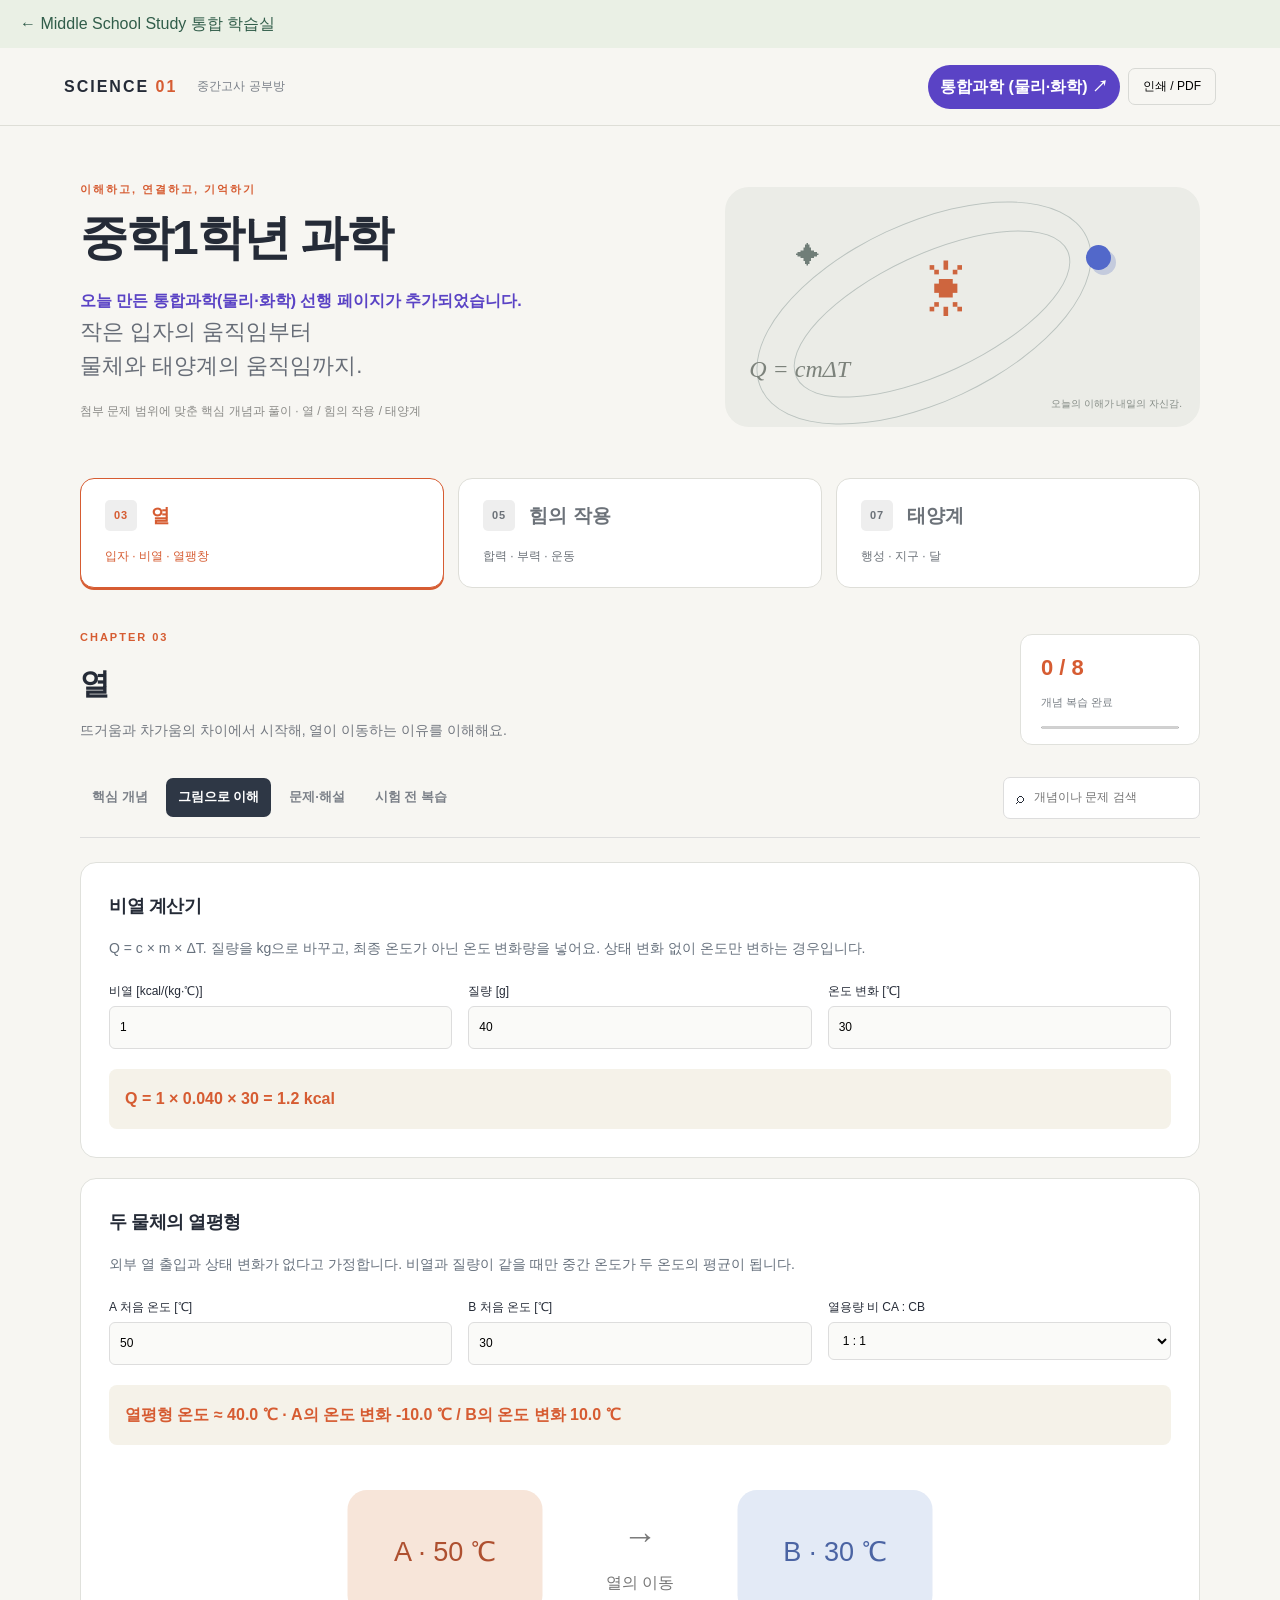
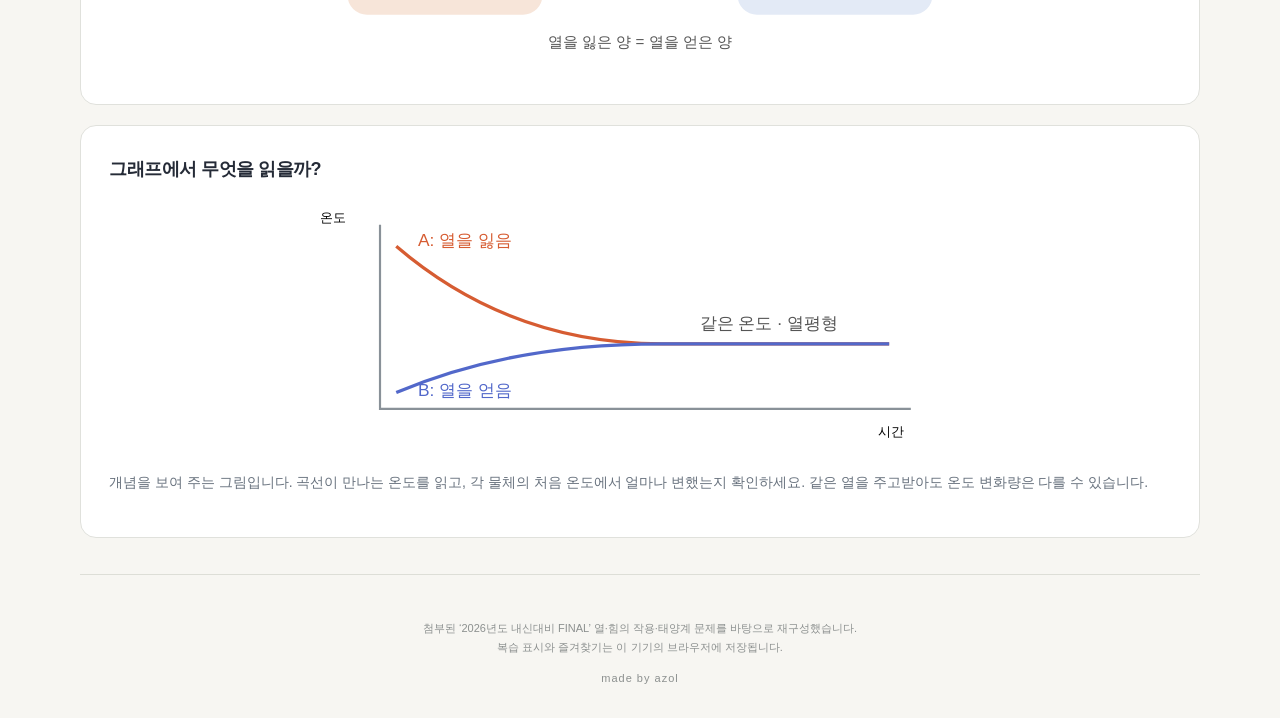
<file: docs/science/index.html>
<!doctype html><html lang="ko"><head><meta charset="utf-8"><meta name="viewport" content="width=device-width,initial-scale=1"><meta name="description" content="중학1학년 과학 중간고사: 열, 힘의 작용, 태양계 핵심 개념, 문제 해설, 비열 계산과 달 위상 복습"><title>Middle School Study · 과학</title><link rel="stylesheet" href="style.css"><script src="data.js" defer></script><script src="app.js" defer></script></head><body><a href="../index.html" style="display:block;padding:10px 20px;background:#eaf0e5;color:#315d4a;text-decoration:none">← Middle School Study 통합 학습실</a>
<header><a class="brand" href="#">SCIENCE <span>01</span></a><span class="header-note">중간고사 공부방</span><div style="display:flex;gap:8px;align-items:center;flex-wrap:wrap"><a href="integrated.html" style="padding:8px 12px;border-radius:999px;background:#5a43c5;color:#fff;text-decoration:none;font-weight:700">통합과학 (물리·화학) ↗</a><button id="print">인쇄 / PDF</button></div></header>
<main><section class="hero"><div><p class="eyebrow">이해하고, 연결하고, 기억하기</p><h1>중학1학년 과학</h1><p style="margin:8px 0 0;color:#5a43c5;font-weight:700">오늘 만든 통합과학(물리·화학) 선행 페이지가 추가되었습니다.</p><p class="lead">작은 입자의 움직임부터<br>물체와 태양계의 움직임까지.</p><p class="hero-note">첨부 문제 범위에 맞춘 핵심 개념과 풀이 · 열 / 힘의 작용 / 태양계</p></div><div class="hero-art" aria-hidden="true"><div class="orbit o1"></div><div class="orbit o2"></div><div class="sun">☀</div><div class="planet"></div><span class="formula">Q = cmΔT</span><span class="star">✦</span><span class="art-label">오늘의 이해가 내일의 자신감.</span></div></section>
<nav class="chapters" aria-label="챕터 선택"><button data-chapter="heat" class="active"><span>03</span> 열 <small>입자 · 비열 · 열팽창</small></button><button data-chapter="force"><span>05</span> 힘의 작용 <small>합력 · 부력 · 운동</small></button><button data-chapter="solar"><span>07</span> 태양계 <small>행성 · 지구 · 달</small></button></nav>
<section class="chapter-head"><div><p class="eyebrow" id="chapterTag"></p><h2 id="chapterName"></h2><p id="chapterIntro"></p></div><div class="progressbox"><strong id="progressText"></strong><span>개념 복습 완료</span><progress id="progress" max="100" value="0"></progress></div></section>
<div class="toolbar"><div class="tabs" role="group" aria-label="학습 메뉴"><button data-tab="concept" class="active">핵심 개념</button><button data-tab="lab">그림으로 이해</button><button data-tab="problems">문제·해설</button><button data-tab="review">시험 전 복습</button></div><label class="search"><span>⌕</span><input id="search" type="search" placeholder="개념이나 문제 검색" aria-label="개념이나 문제 검색"></label></div>
<div id="content"></div><footer>첨부된 ‘2026년도 내신대비 FINAL’ 열·힘의 작용·태양계 문제를 바탕으로 재구성했습니다.<br>복습 표시와 즐겨찾기는 이 기기의 브라우저에 저장됩니다.<br><span>made by azol</span></footer></main>
</body></html>
</file>
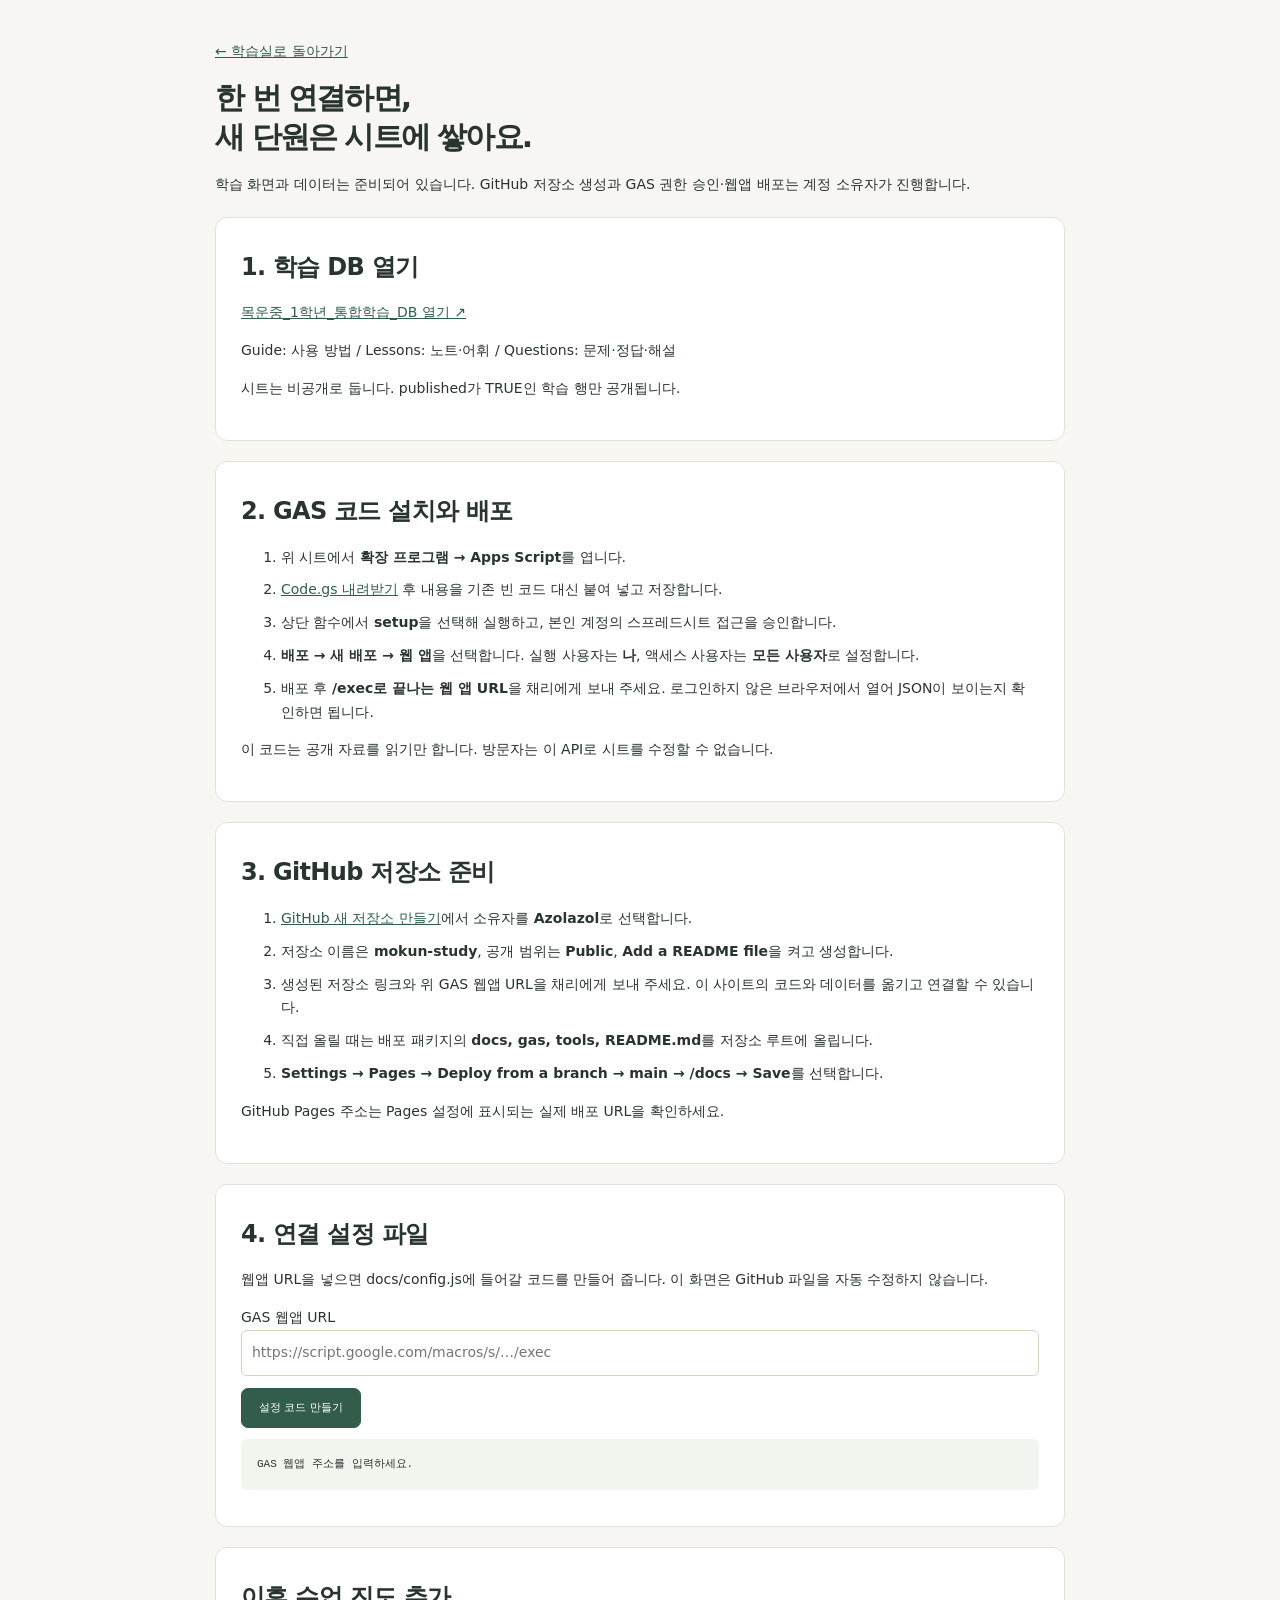
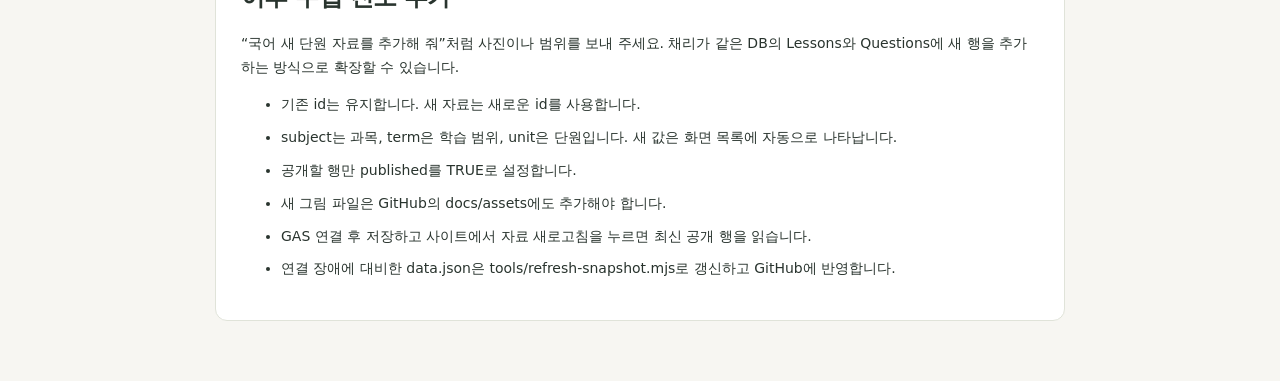
<file: docs/setup.html>
<!doctype html><html lang="ko"><head><meta charset="utf-8"><meta name="viewport" content="width=device-width,initial-scale=1"><title>연결 안내 · 목운 통합 학습실</title><link rel="stylesheet" href="style.css"></head><body><main class="setup-page"><a href="index.html">← 학습실로 돌아가기</a><h1>한 번 연결하면,<br>새 단원은 시트에 쌓아요.</h1><p>학습 화면과 데이터는 준비되어 있습니다. GitHub 저장소 생성과 GAS 권한 승인·웹앱 배포는 계정 소유자가 진행합니다.</p><section><h2>1. 학습 DB 열기</h2><p><a href="https://docs.google.com/spreadsheets/d/1laDV8q5znflJtPAABl817zVl7vNhLslVmgGU_K7jUUY/edit" target="_blank" rel="noopener">목운중_1학년_통합학습_DB 열기 ↗</a></p><p>Guide: 사용 방법 / Lessons: 노트·어휘 / Questions: 문제·정답·해설</p><p>시트는 비공개로 둡니다. published가 TRUE인 학습 행만 공개됩니다.</p></section><section><h2>2. GAS 코드 설치와 배포</h2><ol><li>위 시트에서 <b>확장 프로그램 → Apps Script</b>를 엽니다.</li><li><a href="Code.gs" download>Code.gs 내려받기</a> 후 내용을 기존 빈 코드 대신 붙여 넣고 저장합니다.</li><li>상단 함수에서 <b>setup</b>을 선택해 실행하고, 본인 계정의 스프레드시트 접근을 승인합니다.</li><li><b>배포 → 새 배포 → 웹 앱</b>을 선택합니다. 실행 사용자는 <b>나</b>, 액세스 사용자는 <b>모든 사용자</b>로 설정합니다.</li><li>배포 후 <b>/exec로 끝나는 웹 앱 URL</b>을 채리에게 보내 주세요. 로그인하지 않은 브라우저에서 열어 JSON이 보이는지 확인하면 됩니다.</li></ol><p>이 코드는 공개 자료를 읽기만 합니다. 방문자는 이 API로 시트를 수정할 수 없습니다.</p></section><section><h2>3. GitHub 저장소 준비</h2><ol><li><a href="https://github.com/new" target="_blank" rel="noopener">GitHub 새 저장소 만들기</a>에서 소유자를 <b>Azolazol</b>로 선택합니다.</li><li>저장소 이름은 <b>mokun-study</b>, 공개 범위는 <b>Public</b>, <b>Add a README file</b>을 켜고 생성합니다.</li><li>생성된 저장소 링크와 위 GAS 웹앱 URL을 채리에게 보내 주세요. 이 사이트의 코드와 데이터를 옮기고 연결할 수 있습니다.</li><li>직접 올릴 때는 배포 패키지의 <b>docs, gas, tools, README.md</b>를 저장소 루트에 올립니다.</li><li><b>Settings → Pages → Deploy from a branch → main → /docs → Save</b>를 선택합니다.</li></ol><p>GitHub Pages 주소는 Pages 설정에 표시되는 실제 배포 URL을 확인하세요.</p></section><section><h2>4. 연결 설정 파일</h2><p>웹앱 URL을 넣으면 docs/config.js에 들어갈 코드를 만들어 줍니다. 이 화면은 GitHub 파일을 자동 수정하지 않습니다.</p><label>GAS 웹앱 URL<input id="api" placeholder="https://script.google.com/macros/s/…/exec"></label><button class="btn primary" id="make" style="margin-top:12px">설정 코드 만들기</button><pre id="result">GAS 웹앱 주소를 입력하세요.</pre></section><section><h2>이후 수업 진도 추가</h2><p>“국어 새 단원 자료를 추가해 줘”처럼 사진이나 범위를 보내 주세요. 채리가 같은 DB의 Lessons와 Questions에 새 행을 추가하는 방식으로 확장할 수 있습니다.</p><ul><li>기존 id는 유지합니다. 새 자료는 새로운 id를 사용합니다.</li><li>subject는 과목, term은 학습 범위, unit은 단원입니다. 새 값은 화면 목록에 자동으로 나타납니다.</li><li>공개할 행만 published를 TRUE로 설정합니다.</li><li>새 그림 파일은 GitHub의 docs/assets에도 추가해야 합니다.</li><li>GAS 연결 후 저장하고 사이트에서 자료 새로고침을 누르면 최신 공개 행을 읽습니다.</li><li>연결 장애에 대비한 data.json은 tools/refresh-snapshot.mjs로 갱신하고 GitHub에 반영합니다.</li></ul></section></main><script>document.getElementById('make').onclick=()=>{let t=document.getElementById('api').value.trim();try{const u=new URL(t);if(u.protocol!=='https:'||u.hostname!=='script.google.com'||!/^\/macros\/s\/[^/]+\/exec$/.test(u.pathname))throw Error();document.getElementById('result').textContent='window.STUDY_CONFIG = '+JSON.stringify({apiUrl:u.origin+u.pathname,dataUrl:'data.json'},null,2)+';'}catch{document.getElementById('result').textContent='script.google.com의 /exec로 끝나는 웹앱 주소를 확인해 주세요.'}};</script></body></html>
</file>
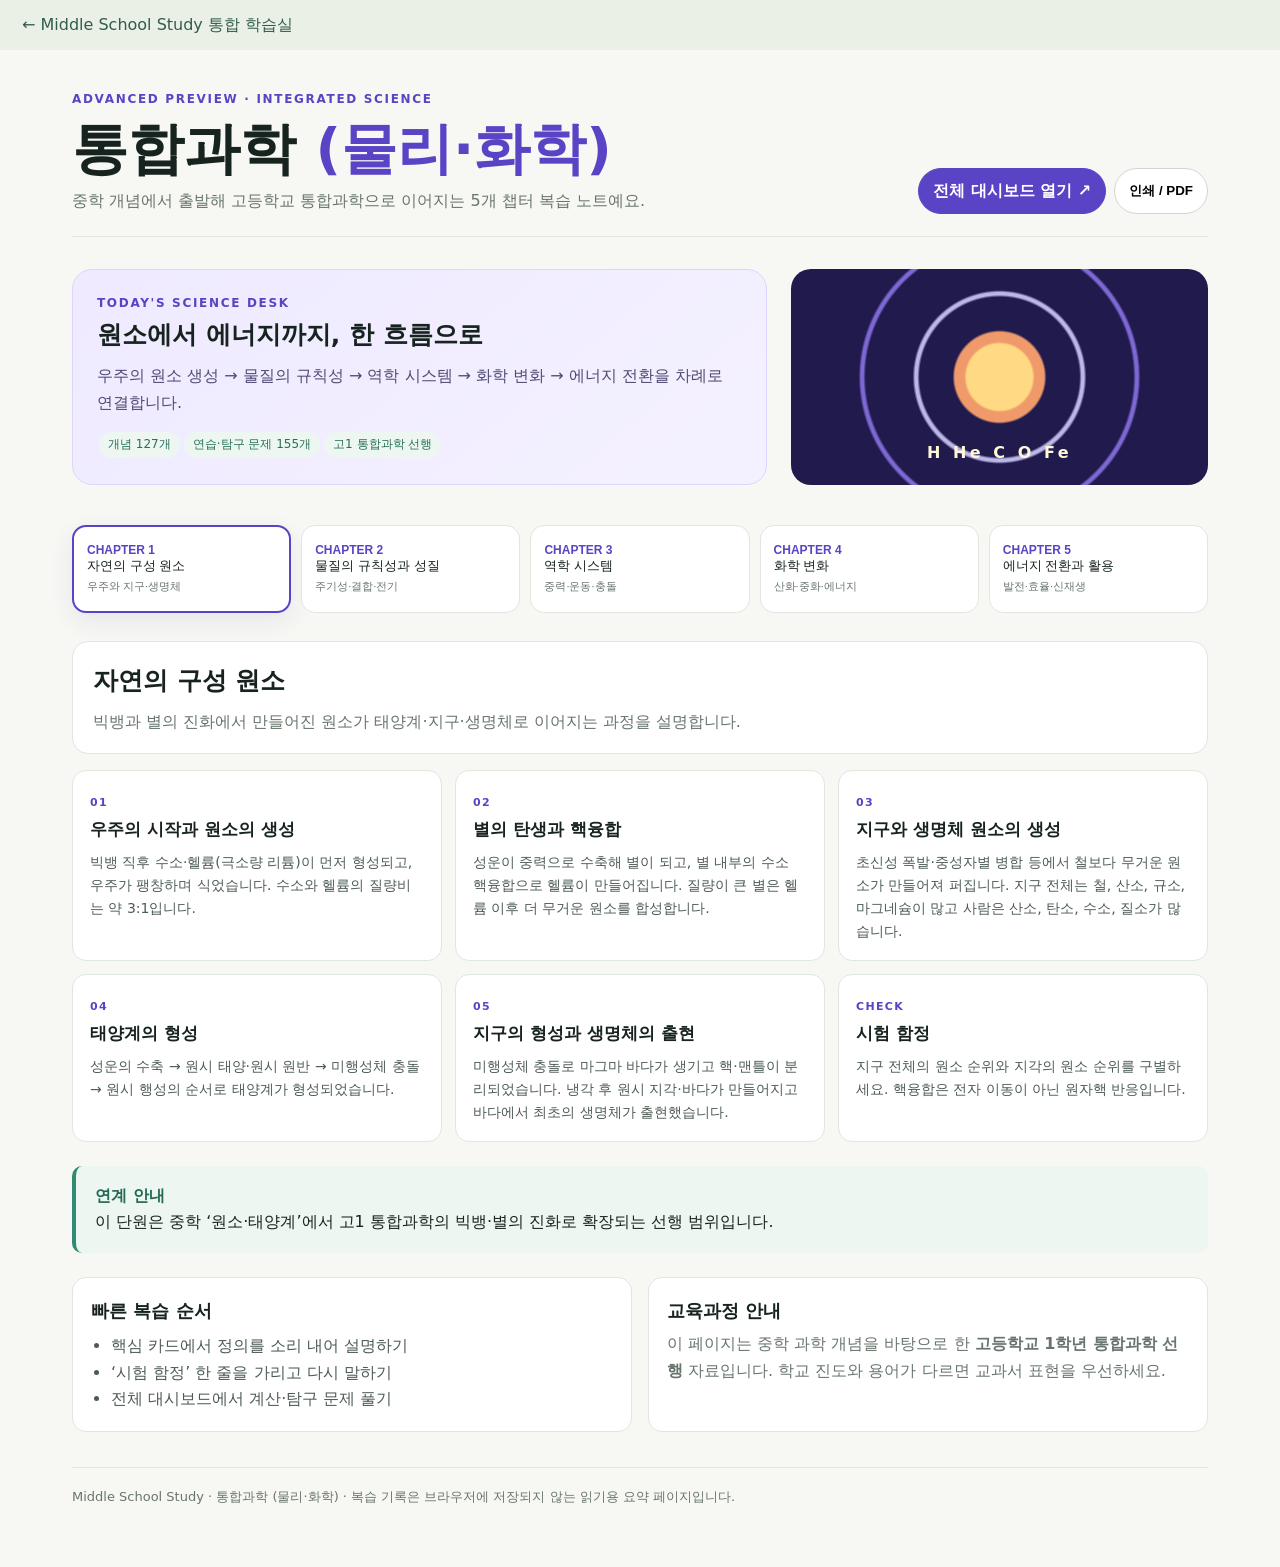
<file: docs/science/integrated.html>
<!doctype html>
<html lang="ko">
<head>
<meta charset="utf-8"><meta name="viewport" content="width=device-width,initial-scale=1">
<title>통합과학 (물리·화학) · Middle School Study</title>
<style>
:root{--ink:#17231e;--muted:#68756d;--line:#dfe7df;--paper:#f7f8f4;--card:#fff;--accent:#5a43c5;--accent2:#2f8b72}
*{box-sizing:border-box}body{margin:0;background:var(--paper);color:var(--ink);font-family:system-ui,-apple-system,"Noto Sans KR",sans-serif;line-height:1.65}
a{color:inherit}.top{padding:12px 22px;background:#eaf0e5;color:#315d4a;text-decoration:none;display:block}.wrap{max-width:1180px;margin:auto;padding:28px 22px 60px}
header{display:flex;justify-content:space-between;gap:20px;align-items:flex-end;border-bottom:1px solid var(--line);padding:12px 0 22px}
.kicker{font-size:12px;letter-spacing:.14em;color:var(--accent);font-weight:800}h1{font-size:clamp(30px,5vw,56px);line-height:1.1;margin:8px 0}h2{font-size:25px;margin:0 0 8px}h3{margin:0 0 6px;font-size:18px}.lead{color:var(--muted);margin:0;max-width:650px}
.actions{display:flex;gap:8px;flex-wrap:wrap}.btn{border:1px solid #cfd8cf;background:#fff;border-radius:999px;padding:9px 14px;text-decoration:none;font-weight:700;cursor:pointer}.btn.primary{background:var(--accent);border-color:var(--accent);color:#fff}
.hero{display:grid;grid-template-columns:1.25fr .75fr;gap:24px;align-items:stretch;padding:32px 0}.hero-card{background:linear-gradient(140deg,#efeaff,#f4f1ff);border:1px solid #ded4ff;border-radius:20px;padding:24px;min-height:190px}.hero-card p{margin:6px 0;color:#514a72}.orbit{height:100%;min-height:190px;border-radius:20px;background:radial-gradient(circle at 50% 50%,#ffd983 0 14%,#f09a6b 15% 19%,transparent 20% 34%,#bbb7e7 35% 36%,transparent 37% 57%,#7d68d4 58% 59%,transparent 60%),#211b4d;position:relative;overflow:hidden}.orbit:after{content:"H  He  C  O  Fe";position:absolute;bottom:18px;left:0;right:0;text-align:center;color:#fff8d7;letter-spacing:.22em;font-weight:800}
.chapter-nav{display:grid;grid-template-columns:repeat(5,1fr);gap:10px;margin:8px 0 28px}.chapter-nav button{text-align:left;min-height:88px;padding:13px;border:1px solid var(--line);background:#fff;border-radius:14px;cursor:pointer;color:var(--ink)}.chapter-nav button.active{border:2px solid var(--accent);box-shadow:0 8px 24px #33207e15}.chapter-nav b{display:block;color:var(--accent);font-size:12px}.chapter-nav small{display:block;color:var(--muted);margin-top:4px}
.panel{display:none}.panel.active{display:block}.chapter-intro{background:#fff;border:1px solid var(--line);border-radius:16px;padding:18px 20px;margin-bottom:16px}.chapter-intro p{margin:0;color:var(--muted)}
.grid{display:grid;grid-template-columns:repeat(3,1fr);gap:13px}.card{background:var(--card);border:1px solid var(--line);border-radius:14px;padding:17px}.card .num{font-size:11px;color:var(--accent);font-weight:800;letter-spacing:.12em}.card p{margin:8px 0 0;color:#4d5c53;font-size:14px}.card strong{display:block;font-size:17px}
.two{display:grid;grid-template-columns:1fr 1fr;gap:16px;margin-top:16px}.box{background:#fff;border:1px solid var(--line);border-radius:14px;padding:18px}.box ul{margin:8px 0 0;padding-left:20px;color:#4d5c53}.pill{display:inline-block;font-size:12px;background:#edf6f1;color:#277158;border-radius:999px;padding:3px 9px;margin:2px}
.notice{margin:24px 0;padding:17px 19px;border-left:4px solid var(--accent2);background:#edf6f1;border-radius:10px}.notice b{display:block;color:#236a55}
footer{border-top:1px solid var(--line);margin-top:35px;padding-top:18px;color:var(--muted);font-size:13px}
@media(max-width:850px){.hero{grid-template-columns:1fr}.chapter-nav{grid-template-columns:repeat(2,1fr)}.grid{grid-template-columns:1fr 1fr}.two{grid-template-columns:1fr}}
@media(max-width:520px){.wrap{padding:18px 14px 40px}.chapter-nav{grid-template-columns:1fr}.grid{grid-template-columns:1fr}header{align-items:flex-start;flex-direction:column}}
</style>
</head>
<body>
<a class="top" href="../index.html">← Middle School Study 통합 학습실</a>
<div class="wrap">
<header><div><div class="kicker">ADVANCED PREVIEW · INTEGRATED SCIENCE</div><h1>통합과학 <span style="color:var(--accent)">(물리·화학)</span></h1><p class="lead">중학 개념에서 출발해 고등학교 통합과학으로 이어지는 5개 챕터 복습 노트예요.</p></div><div class="actions"><a class="btn primary" href="https://middle-science-elements.adored-char-7024.chatgpt.site" target="_blank" rel="noopener">전체 대시보드 열기 ↗</a><button class="btn" id="print">인쇄 / PDF</button></div></header>
<section class="hero"><div class="hero-card"><div class="kicker">TODAY'S SCIENCE DESK</div><h2>원소에서 에너지까지, 한 흐름으로</h2><p>우주의 원소 생성 → 물질의 규칙성 → 역학 시스템 → 화학 변화 → 에너지 전환을 차례로 연결합니다.</p><div style="margin-top:14px"><span class="pill">개념 127개</span><span class="pill">연습·탐구 문제 155개</span><span class="pill">고1 통합과학 선행</span></div></div><div class="orbit" aria-hidden="true"></div></section>
<nav class="chapter-nav" aria-label="챕터 선택">
<button class="active" data-panel="c1"><b>CHAPTER 1</b>자연의 구성 원소<small>우주와 지구·생명체</small></button>
<button data-panel="c2"><b>CHAPTER 2</b>물질의 규칙성과 성질<small>주기성·결합·전기</small></button>
<button data-panel="c3"><b>CHAPTER 3</b>역학 시스템<small>중력·운동·충돌</small></button>
<button data-panel="c4"><b>CHAPTER 4</b>화학 변화<small>산화·중화·에너지</small></button>
<button data-panel="c5"><b>CHAPTER 5</b>에너지 전환과 활용<small>발전·효율·신재생</small></button>
</nav>
<main>
<section id="c1" class="panel active"><div class="chapter-intro"><h2>자연의 구성 원소</h2><p>빅뱅과 별의 진화에서 만들어진 원소가 태양계·지구·생명체로 이어지는 과정을 설명합니다.</p></div><div class="grid">
<div class="card"><span class="num">01</span><strong>우주의 시작과 원소의 생성</strong><p>빅뱅 직후 수소·헬륨(극소량 리튬)이 먼저 형성되고, 우주가 팽창하며 식었습니다. 수소와 헬륨의 질량비는 약 3:1입니다.</p></div>
<div class="card"><span class="num">02</span><strong>별의 탄생과 핵융합</strong><p>성운이 중력으로 수축해 별이 되고, 별 내부의 수소 핵융합으로 헬륨이 만들어집니다. 질량이 큰 별은 헬륨 이후 더 무거운 원소를 합성합니다.</p></div>
<div class="card"><span class="num">03</span><strong>지구와 생명체 원소의 생성</strong><p>초신성 폭발·중성자별 병합 등에서 철보다 무거운 원소가 만들어져 퍼집니다. 지구 전체는 철, 산소, 규소, 마그네슘이 많고 사람은 산소, 탄소, 수소, 질소가 많습니다.</p></div>
<div class="card"><span class="num">04</span><strong>태양계의 형성</strong><p>성운의 수축 → 원시 태양·원시 원반 → 미행성체 충돌 → 원시 행성의 순서로 태양계가 형성되었습니다.</p></div>
<div class="card"><span class="num">05</span><strong>지구의 형성과 생명체의 출현</strong><p>미행성체 충돌로 마그마 바다가 생기고 핵·맨틀이 분리되었습니다. 냉각 후 원시 지각·바다가 만들어지고 바다에서 최초의 생명체가 출현했습니다.</p></div>
<div class="card"><span class="num">CHECK</span><strong>시험 함정</strong><p>지구 전체의 원소 순위와 지각의 원소 순위를 구별하세요. 핵융합은 전자 이동이 아닌 원자핵 반응입니다.</p></div>
</div><div class="notice"><b>연계 안내</b>이 단원은 중학 ‘원소·태양계’에서 고1 통합과학의 빅뱅·별의 진화로 확장되는 선행 범위입니다.</div></section>
<section id="c2" class="panel"><div class="chapter-intro"><h2>물질의 규칙성과 성질</h2><p>원소의 주기성과 결합 방식이 물질의 성질과 전기적 활용으로 이어집니다.</p></div><div class="grid">
<div class="card"><span class="num">01</span><strong>원소의 주기성</strong><p>원자 번호와 전자 배치에 따라 원소의 성질이 주기적으로 변합니다. 같은 족 원소는 최외각 전자 수가 비슷해 화학적 성질이 유사합니다.</p></div>
<div class="card"><span class="num">02</span><strong>화학 결합과 물질의 성질</strong><p>이온 결합은 전자를 주고받고, 공유 결합은 전자쌍을 공유합니다. 결합과 입자 배열이 녹는점·전기 전도성·용해도에 영향을 줍니다.</p></div>
<div class="card"><span class="num">03</span><strong>물질의 전기적 성질</strong><p>도체는 자유 전자가 많고, 부도체는 전자가 속박되어 있습니다. 반도체는 조건에 따라 전기 전도도가 달라져 센서·태양전지·전자소자에 쓰입니다.</p></div>
<div class="card"><span class="num">04</span><strong>반도체 소자</strong><p>규소에 불순물을 넣어 n형·p형을 만들고, 다이오드는 한 방향 전류, LED는 발광, 트랜지스터는 증폭·스위치 기능을 합니다.</p></div>
<div class="card"><span class="num">05</span><strong>전기 전도성 비교</strong><p>금속은 도체, 고무·유리·플라스틱은 부도체, 규소·저마늄은 대표적인 반도체입니다.</p></div>
<div class="card"><span class="num">CHECK</span><strong>시험 함정</strong><p>전류가 ‘잘 흐르는 정도’와 전기 저항을 혼동하지 마세요. 반도체는 도체보다 전도도가 작고 부도체보다 큽니다.</p></div>
</div></section>
<section id="c3" class="panel"><div class="chapter-intro"><h2>역학 시스템</h2><p>중력, 운동량, 충격량을 이용해 물체의 운동과 충돌을 해석합니다.</p></div><div class="grid">
<div class="card"><span class="num">01</span><strong>중력을 받는 물체의 운동</strong><p>자유 낙하와 포물선 운동에서 중력은 아래 방향으로 작용합니다. 공기 저항을 무시하면 같은 높이에서 떨어진 물체의 낙하 시간은 질량과 무관합니다.</p></div>
<div class="card"><span class="num">02</span><strong>운동량</strong><p>운동량 p는 질량과 속도의 곱(p=mv)이며 방향을 갖는 물리량입니다. 외부 힘이 없으면 계의 운동량은 보존됩니다.</p></div>
<div class="card"><span class="num">03</span><strong>충격량</strong><p>충격량 I는 힘과 작용 시간의 곱(I=FΔt)이고 운동량 변화량과 같습니다. 같은 충격량이라면 시간을 늘릴수록 평균 힘은 작아집니다.</p></div>
<div class="card"><span class="num">04</span><strong>충돌과 안전장치</strong><p>에어백·범퍼·안전띠는 충돌 시간을 늘려 사람에게 전달되는 평균 힘을 줄입니다. 그래프에서 힘-시간 아래 넓이가 충격량입니다.</p></div>
<div class="card"><span class="num">05</span><strong>힘과 운동 상태</strong><p>합력이 0이면 정지 또는 등속 직선 운동을 유지합니다. 속력이 일정한 원운동도 방향이 변하므로 합력이 0이 아닙니다.</p></div>
<div class="card"><span class="num">CHECK</span><strong>시험 함정</strong><p>충격량은 그래프의 높이가 아니라 면적입니다. 힘이 작아도 작용 시간이 길면 같은 충격량이 될 수 있습니다.</p></div>
</div></section>
<section id="c4" class="panel"><div class="chapter-intro"><h2>화학 변화</h2><p>산화·환원과 산·염기의 반응, 화학 변화에서의 에너지 출입을 연결합니다.</p></div><div class="grid">
<div class="card"><span class="num">01</span><strong>산화와 환원</strong><p>산화는 산소와 결합하거나 전자를 잃는 변화, 환원은 산소를 잃거나 전자를 얻는 변화입니다. 두 변화는 항상 함께 일어납니다.</p></div>
<div class="card"><span class="num">02</span><strong>산과 염기</strong><p>산은 수용액에서 H⁺를, 염기는 OH⁻를 내놓습니다. 산은 푸른 리트머스를 붉게, 염기는 붉은 리트머스를 푸르게 합니다.</p></div>
<div class="card"><span class="num">03</span><strong>중화 반응</strong><p>산과 염기가 반응해 물이 생성되는 반응입니다. H⁺와 OH⁻가 결합해 물이 되고, 중화가 진행될 때 중화열이 발생합니다.</p></div>
<div class="card"><span class="num">04</span><strong>지시약과 pH</strong><p>페놀프탈레인·메틸 오렌지·BTB의 색 변화로 용액의 산성·중성·염기성을 구분합니다. 수소 이온이 많을수록 산성입니다.</p></div>
<div class="card"><span class="num">05</span><strong>에너지의 출입</strong><p>발열 반응은 주변 온도를 높이고, 흡열 반응은 주변 온도를 낮춥니다. 연소·산화·중화는 대표적인 발열, 물의 기화·얼음의 융해는 흡열입니다.</p></div>
<div class="card"><span class="num">CHECK</span><strong>시험 함정</strong><p>산화·환원과 산·염기 중화는 서로 다른 분류입니다. 물질 변화의 종류와 에너지 출입 방향을 따로 판단하세요.</p></div>
</div></section>
<section id="c5" class="panel"><div class="chapter-intro"><h2>에너지 전환과 활용</h2><p>태양 에너지에서 발전과 효율, 지속 가능한 신재생 에너지까지 살펴봅니다.</p></div><div class="grid">
<div class="card"><span class="num">01</span><strong>태양 에너지의 생성과 전환</strong><p>태양은 수소 핵융합으로 에너지를 만들고, 그 에너지는 빛·열로 지구에 전달됩니다. 광합성은 빛에너지를 화학 에너지로 저장합니다.</p></div>
<div class="card"><span class="num">02</span><strong>발전과 에너지원</strong><p>발전기는 전자기 유도로 운동 에너지를 전기 에너지로 바꿉니다. 화력·수력·풍력·태양광·원자력은 에너지 전환 방식과 환경 영향이 다릅니다.</p></div>
<div class="card"><span class="num">03</span><strong>에너지 효율</strong><p>에너지 효율(%)=유용하게 사용된 에너지/공급한 에너지×100. 전환 과정에서 다시 쓰기 어려운 에너지로 일부가 흩어집니다.</p></div>
<div class="card"><span class="num">04</span><strong>신에너지와 재생 에너지</strong><p>수소·연료전지는 신에너지, 태양광·태양열·풍력·수력·조력·파력·지열·바이오는 재생 에너지입니다.</p></div>
<div class="card"><span class="num">05</span><strong>지속 가능한 발전</strong><p>재생 에너지는 자원 고갈과 온실 기체 배출을 줄일 수 있지만, 날씨·설치 공간·발전량 변동 같은 한계도 함께 고려해야 합니다.</p></div>
<div class="card"><span class="num">CHECK</span><strong>시험 함정</strong><p>에너지 보존과 에너지 효율은 다릅니다. 에너지는 보존되지만 유용하게 쓸 수 있는 비율은 100%보다 작습니다.</p></div>
</div></section>
</main>
<div class="two"><div class="box"><h3>빠른 복습 순서</h3><ul><li>핵심 카드에서 정의를 소리 내어 설명하기</li><li>‘시험 함정’ 한 줄을 가리고 다시 말하기</li><li>전체 대시보드에서 계산·탐구 문제 풀기</li></ul></div><div class="box"><h3>교육과정 안내</h3><p style="margin:0;color:var(--muted)">이 페이지는 중학 과학 개념을 바탕으로 한 <b>고등학교 1학년 통합과학 선행</b> 자료입니다. 학교 진도와 용어가 다르면 교과서 표현을 우선하세요.</p></div></div>
<footer>Middle School Study · 통합과학 (물리·화학) · 복습 기록은 브라우저에 저장되지 않는 읽기용 요약 페이지입니다.</footer>
</div>
<script>
document.addEventListener('click',e=>{const b=e.target.closest('[data-panel]');if(b){document.querySelectorAll('.chapter-nav button').forEach(x=>x.classList.toggle('active',x===b));document.querySelectorAll('.panel').forEach(x=>x.classList.toggle('active',x.id===b.dataset.panel));window.scrollTo({top:document.querySelector('main').offsetTop-20,behavior:'smooth'})}if(e.target.id==='print'){window.print()}});
</script>
</body></html>
</file>
<file: docs/style.css>
:root{--bg:#f7f6f2;--ink:#29342e;--muted:#8b9288;--line:#e0e3d9;--green:#315d4a;--pale:#eaf0e5;--purple:#77629a}*{box-sizing:border-box}body{margin:0;background:var(--bg);color:var(--ink);font-family:system-ui,-apple-system,'Noto Sans KR',sans-serif;font-size:14px;line-height:1.7}button,input,select{font:inherit}button{cursor:pointer;color:inherit;background:none;border:0}button:focus-visible,a:focus-visible,select:focus-visible,input:focus-visible{outline:3px solid #b99ed7;outline-offset:3px}button:disabled{cursor:default}aside{position:fixed;inset:0 auto 0 0;width:240px;padding:34px 24px;display:flex;flex-direction:column;background:#eeeee6;border-right:1px solid var(--line)}.brand{display:flex;gap:10px;align-items:center;color:inherit;text-decoration:none;font-weight:800;font-size:18px}.brand>b{display:grid;place-items:center;width:42px;height:43px;border-radius:13px;background:var(--green);color:#fff;font-size:28px}.brand small{display:block;font-size:8px;letter-spacing:1.3px;color:#91998b}.nav-label{font-size:10px;letter-spacing:1px;color:#989f91;margin:35px 12px 12px}#subjects button{width:100%;display:flex;align-items:center;gap:12px;padding:13px 12px;border-radius:9px;margin:3px 0;text-align:left;font-size:13px}#subjects button.active{background:#fff;color:var(--green);font-weight:700;box-shadow:0 2px 6px #263b1505}#subjects button b{width:23px;font-size:18px;font-weight:500}#subjects button small{margin-left:auto;font-size:10px;color:#8b9682}.shortcut{text-align:left;padding:10px 12px;font-size:11px;color:#6a7761}.shortcut span{float:right;color:#9aa58e}.side-bottom{margin-top:auto;padding:25px 12px 0;font-size:11px;color:#53674a}.side-bottom i{display:inline-block;width:6px;height:6px;background:#7f9c69;border-radius:50%;margin-right:6px}.side-bottom p{font-size:10px;color:#929b89;margin-top:10px}main{margin-left:240px;padding:0 50px;max-width:1500px}header{height:84px;display:flex;justify-content:space-between;align-items:center;font-size:11px;color:#7e8975}header em{font-style:normal;padding:0 14px;color:#b7bfaf}header button{font-size:10px;border:1px solid #d9dece;border-radius:7px;padding:7px 10px;margin-left:5px}.hero{position:relative;display:flex;justify-content:space-between;align-items:center;overflow:hidden;background:#e7ecde;border-radius:19px;padding:37px 42px;min-height:320px}.eyebrow{font-size:9px;letter-spacing:1.7px;font-weight:700;color:#7d8c6c}h1{font-size:40px;font-weight:800;letter-spacing:-1.9px;line-height:1.3;margin:14px 0 17px}.hero p{font-size:12px;color:#768567;margin:0 0 22px}.hero-tag{border:1px solid #ccd7bc;border-radius:20px;font-size:10px;padding:6px 11px;color:#72825f}.art{width:330px;height:245px;position:relative;margin-right:10px}.book{width:145px;height:185px;position:absolute;border-radius:6px 12px 12px 6px;box-shadow:5px 10px 20px #52603712,inset 7px 0 #ffffff30;display:flex;flex-direction:column;justify-content:center;align-items:center;font-size:53px;line-height:1.4;font-family:Georgia,serif}.book small{font-size:9px;letter-spacing:2px;font-family:system-ui}.book.blue{background:#d4cee7;color:#6a5c8c;left:20px;top:13px;transform:rotate(-15deg)}.book.green{background:#fdfcf4;left:99px;top:40px;color:#61774e;transform:rotate(5deg)}.book.orange{background:#e9bb81;color:#916b39;left:180px;top:72px;transform:rotate(17deg)}.art>span{position:absolute;right:5px;top:0;color:#85966f;font-size:48px}.stats{display:grid;grid-template-columns:repeat(4,1fr);background:#fff;border:1px solid var(--line);border-radius:12px;margin:22px 0 37px;padding:22px 0}.stat{padding:0 24px;border-right:1px solid #e9ece2}.stat:last-child{border:0}.stat>span{display:block;font-size:10px;color:#909a84;margin-bottom:7px}.stat strong{font-size:25px;line-height:1.2;font-weight:700}.stat small{font-size:10px;font-weight:400;color:#9aa68c;margin-left:7px}.stat .progress{height:4px;background:#edf0e7;border-radius:9px;margin-top:12px;overflow:hidden}.progress i{display:block;height:100%;background:#72915b}.section-top{display:flex;align-items:end;justify-content:space-between;gap:20px;margin-bottom:24px}h2{font-size:24px;letter-spacing:-.7px;margin:4px 0 0}.view-tabs{display:flex;background:#eaece3;padding:4px;border-radius:9px}.view-tabs button{font-size:11px;padding:8px 12px;white-space:nowrap;border-radius:6px}.view-tabs button.active{background:#fff;font-weight:700;box-shadow:0 2px 4px #16280808}.filters{display:grid;grid-template-columns:180px 1fr 1fr;gap:15px}.filters label{font-size:9px;color:#8c9880;display:flex;flex-direction:column;gap:5px}.filters select,.filters input{height:38px;border:1px solid #dfe3d5;border-radius:7px;padding:8px 11px;background:#fafbf7;color:#546448;font-size:11px;min-width:0;width:100%}.minor{display:flex;justify-content:space-between;align-items:center;font-size:10px;color:#96a087;margin:17px 0}.minor label{display:flex;align-items:center;gap:6px}input[type=checkbox]{accent-color:var(--green)}.grid{display:grid;grid-template-columns:repeat(3,1fr);gap:15px}.note{background:#fff;border:1px solid var(--line);border-radius:11px;overflow:hidden;display:flex;flex-direction:column;transition:box-shadow .2s,transform .2s}.note:hover{transform:translateY(-2px);box-shadow:0 7px 18px #2b462008}.note-main{padding:20px;text-align:left;flex:1}.tag{display:inline-block;font-size:9px;padding:3px 7px;border-radius:4px;background:#eaf0e4;color:#6d8457}.tag.영어{background:#efeaf7;color:#8b75a5}.tag.국어{background:#eaf1e8;color:#6b8a61}.tag.사회{background:#f7efdf;color:#a08046}.note h3{font-size:17px;line-height:1.45;margin:14px 0 8px;letter-spacing:-.4px}.note p{font-size:11px;line-height:1.8;color:#929a87;margin:0}.note-link{display:block;font-size:10px;color:#6a805a;margin-top:16px}.note-foot{display:flex;align-items:center;justify-content:space-between;border-top:1px solid #eff0e9;padding:9px 17px;color:#9aa38f;font-size:10px}.note-foot label{display:flex;align-items:center;gap:4px;cursor:pointer}.star{font-size:20px;line-height:1;color:#c0c8b3}.star.on{color:#c59c53}.note.learned{border-color:#a8c19a}.study-tip{display:flex;align-items:center;gap:19px;background:#eeeee4;border-radius:12px;padding:23px 26px;margin:34px 0}.study-tip>span{font-size:29px;color:#8b9675}.study-tip b{font-size:12px}.study-tip p{margin:5px 0 0;font-size:11px;color:#8b937d}footer{display:flex;justify-content:space-between;gap:20px;border-top:1px solid var(--line);padding:25px 0 35px;font-size:9px;color:#9aa48c}footer b{font-size:11px;color:#7a8969}footer p{margin:7px 0}.record-actions{display:flex;flex-direction:column;align-items:start;white-space:nowrap;gap:6px}.record-actions button,.record-actions a{font-size:9px;color:#81916d;padding:0;text-decoration:underline}.empty{padding:50px;text-align:center;border:1px dashed #d8dfcd;border-radius:10px;color:#93a083;font-size:13px}.studybox{max-width:800px;margin:8px auto 0}.flash{background:#fff;border:1px solid var(--line);border-radius:14px;padding:35px;min-height:280px;text-align:center;display:flex;flex-direction:column;justify-content:center;align-items:center;margin:14px 0 18px}.flash h3{font-size:23px;line-height:1.65;margin:20px 0}.answer{background:#edf3e7;color:#5d7848;padding:20px;border-radius:8px;width:100%;font-size:14px;white-space:pre-line}.controls{display:flex;gap:9px;justify-content:center;flex-wrap:wrap}.controls button,.btn{border:1px solid #d6decb;border-radius:7px;font-size:11px;padding:10px 17px;display:inline-block}.primary{background:var(--green)!important;color:#fff!important;border-color:var(--green)!important}.between{display:flex;justify-content:space-between;align-items:center;gap:15px;font-size:11px;color:#8a9879}.quiz-box{background:#fff;border:1px solid var(--line);border-radius:13px;padding:30px;margin-top:16px}.quiz-box h3{font-size:20px;line-height:1.7;margin:16px 0}.stem{background:#f6f7f1;padding:16px 20px;white-space:pre-line;border-radius:6px;font-size:13px;margin-bottom:20px}.options{display:grid;gap:9px}.options button{border:1px solid #e0e5d8;border-radius:7px;padding:13px 16px;text-align:left;font-size:13px;display:flex;gap:12px}.options button:disabled{color:#6d7663}.options button.correct{background:#edf4e7;border-color:#9fb88e;color:#4b6c33}.options button.incorrect{background:#fff0ec;border-color:#d5a092;color:#a76550}.feedback{background:#eff4e8;border-left:3px solid #8aa56d;border-radius:4px;margin:22px 0;padding:17px;font-size:13px;white-space:pre-line}.figure{margin:18px 0}.figure img{display:block;max-width:100%;max-height:480px;object-fit:contain;margin:auto;border:1px solid #edf0e5}.figure figcaption{font-size:9px;text-align:center;color:#9aa58b;margin-top:8px}.review-row{padding:20px;background:#fff;border:1px solid var(--line);border-radius:10px;margin-top:12px}.review-row h3{font-size:15px;margin:10px 0}.review-row p{font-size:12px;color:#82916e}.review-row details{font-size:12px;color:#6f825b}.review-row .controls{justify-content:start;margin-top:15px}.score{font-size:54px;font-weight:800;line-height:1.3;margin:20px 0}.score small{font-size:22px;color:#91a17f}.setup-grid{display:grid;grid-template-columns:1fr 1fr;gap:15px}.setup-grid .quiz-box{margin:0}.setup-grid h3{font-size:18px}.setup-grid p{font-size:12px;color:#89997b}.setup-grid .btn{margin-top:12px}.entry-grid{display:grid;grid-template-columns:repeat(5,1fr);gap:12px;margin:20px 0}.entry-grid label{font-size:11px;color:#7f906f}.entry-grid select{width:100%;border:1px solid #dbe1d3;border-radius:5px;padding:5px;margin-top:4px;font:inherit;background:#fff}dialog{max-width:calc(100vw - 24px);width:760px;max-height:88vh;border:0;border-radius:16px;box-shadow:0 30px 80px #0003;padding:0;color:var(--ink)}dialog::backdrop{background:#26342780;backdrop-filter:blur(4px)}.dialog-top{position:sticky;top:0;background:#fff;display:flex;justify-content:space-between;align-items:center;padding:15px 27px;border-bottom:1px solid #e8ede0;font-size:10px;color:#81916c;z-index:1}.dialog-top button{font-size:18px}#detailBody{padding:18px 32px 30px}#detailBody h2{font-size:27px;margin:5px 0 15px}#detailBody .summary{padding:14px 18px;background:#eff2e9;border-radius:8px;font-size:12px;color:#7d8f66}#detailBody article{margin:25px 0}#detailBody article h3{font-size:14px;margin:0 0 10px}#detailBody article p{white-space:pre-line;font-size:13px;color:#5d6c50;line-height:1.95;margin:0}.detail-source{font-size:10px;color:#8e9b7b}#toast{position:fixed;bottom:25px;left:50%;transform:translateX(-50%);max-width:90vw;background:#314c29;color:white;z-index:10;padding:11px 22px;border-radius:8px;font-size:12px}.setup-page{margin:0 auto;max-width:900px;padding:40px 25px}.setup-page h1{font-size:30px}.setup-page section{background:white;border:1px solid var(--line);border-radius:12px;padding:25px;margin:20px 0}.setup-page pre{background:#f2f4ee;white-space:pre-wrap;overflow-wrap:anywhere;padding:16px;border-radius:6px;font-size:11px}.setup-page a{color:var(--green)}.setup-page input{width:100%;padding:10px;border:1px solid #ccd9be;border-radius:6px}.setup-page li{margin:9px 0}
@media(max-width:1150px){aside{width:210px;padding:30px 18px}main{margin-left:210px;padding:0 30px}.grid{grid-template-columns:repeat(2,1fr)}.hero{padding:30px}.hero h1{font-size:35px}.art{transform:scale(.85);transform-origin:right center;width:270px}.stat{padding:0 17px}.section-top{align-items:start;flex-direction:column;gap:18px}.filters{grid-template-columns:160px 1fr}.search-label{grid-column:span 2}}@media(max-width:740px){aside{position:static;width:100%;padding:17px 20px;display:block;border-right:0;border-bottom:1px solid var(--line)}.brand{font-size:15px}.brand>b{width:34px;height:35px;font-size:24px}.brand small{font-size:6px}.nav-label,.shortcut,.side-bottom{display:none}#subjects{display:flex;gap:5px;margin-top:15px}#subjects button{padding:8px 10px;font-size:11px;justify-content:center;gap:7px}#subjects button b{font-size:15px;width:auto}#subjects button small{font-size:9px;margin-left:2px}main{margin:0;padding:0 19px}header{height:63px;font-size:9px}header em{padding:0 5px}header button{font-size:9px;padding:6px 8px}.hero{padding:28px 24px;min-height:300px}.hero h1{font-size:31px}.hero p{font-size:11px}.hero-tag{font-size:8px;padding:5px 8px}.eyebrow{font-size:7px}.hero-copy{position:relative;z-index:1}.art{position:absolute;right:-50px;top:50px;transform:scale(.59);opacity:.55;width:300px}.stats{grid-template-columns:1fr 1fr;padding:0;margin:18px 0 29px}.stat{padding:17px 20px}.stat:nth-child(2){border-right:0}.stat:nth-child(-n+2){border-bottom:1px solid #e9ece2}.stat strong{font-size:23px}.stat>span{font-size:9px}.stat small{font-size:9px}.section-top h2{font-size:23px}.view-tabs{width:100%}.view-tabs button{flex:1;padding:9px 7px;font-size:10px}.filters{grid-template-columns:1fr 1fr;gap:10px}.grid{gap:11px}.note-main{padding:17px 14px}.note h3{font-size:15px}.note p{font-size:10px}.note .tag{font-size:8px}.note-foot{padding:9px 12px;font-size:9px}.minor{font-size:9px}.study-tip{padding:20px;gap:13px}.study-tip p{font-size:10px}footer{flex-direction:column}.record-actions{flex-direction:row;flex-wrap:wrap;gap:13px}.flash{padding:25px 20px}.flash h3{font-size:20px}.quiz-box{padding:22px 18px}.quiz-box h3{font-size:17px}.options button{font-size:12px;padding:12px}.setup-grid{grid-template-columns:1fr}.entry-grid{grid-template-columns:repeat(3,1fr)}#detailBody{padding:14px 22px 25px}#detailBody h2{font-size:23px}.dialog-top{padding:13px 22px}.controls button,.btn{font-size:10px;padding:9px 13px}.setup-page{padding:25px 20px}.setup-page section{padding:20px}.setup-page h1{font-size:25px}}@media(max-width:370px){.grid{grid-template-columns:1fr}.art{display:none}header>span{font-size:8px}}@media print{aside,header,.art,.view-tabs,.filters,.minor,.note-foot,.study-tip,.record-actions,.controls,.dialog-top button{display:none!important}main{margin:0;padding:0}.hero{padding:0;background:none;min-height:0}.hero h1{font-size:24px}.stats{margin:20px 0}.grid{grid-template-columns:repeat(2,1fr)}.note,.review-row{break-inside:avoid}.note-link{display:none}body:has(dialog[open]) main{display:none}dialog[open]{position:static;max-height:none;width:100%;max-width:none;box-shadow:none}#detailBody article{break-inside:avoid}footer{font-size:9px}}

aside{overflow-y:auto}.brand{font-size:16px}.brand small{font-size:8px}.tree-children{border-left:1px solid #ccd5c5;margin:0 0 12px 22px;padding-left:7px}#subjects .tree-leaf{font-size:11px;line-height:1.5;padding:10px 9px;gap:5px}.tree-leaf span{overflow-wrap:anywhere}.breadcrumb{font-size:11px;color:#697e62;margin:0 0 7px}.lab-link{display:block;margin:10px 0 20px;padding:14px 18px;border:1px solid #cbd9ce;border-radius:9px;background:#eaf3ed;color:#315d4a;text-decoration:none;font-size:13px}.tag.과학{background:#e9edfb;color:#596daf}@media(max-width:740px){#subjects{display:block;max-height:330px;overflow-y:auto}#subjects>button{justify-content:flex-start}#subjects .tree-group>button{justify-content:flex-start;font-size:13px}#subjects button small{margin-left:auto}.tree-children{display:grid;grid-template-columns:1fr 1fr;gap:3px}.tree-children[hidden]{display:none}#subjects .tree-leaf{justify-content:space-between;font-size:11px}.brand{font-size:17px}.brand small{font-size:8px}}
</file>
<file: docs/chemistry/style.css>
:root{--bg:#f5f5ef;--ink:#203b34;--muted:#62716a;--line:#dbe2d9;--green:#285d4b;--orange:#ad542c;--white:#fff;--soft:#e9f0e8}*{box-sizing:border-box}body{margin:0;background:var(--bg);color:var(--ink);font:15px/1.75 system-ui,-apple-system,'Noto Sans KR',sans-serif}button,input,select{font:inherit}button,a,input,select{touch-action:manipulation}button{cursor:pointer}a{color:inherit}button:focus-visible,a:focus-visible,input:focus-visible,select:focus-visible,summary:focus-visible{outline:3px solid #cb8735;outline-offset:3px}.top{display:flex;align-items:center;gap:24px;padding:14px max(20px,calc((100vw - 1200px)/2));background:#173e36;color:#f1f4e8}.top a{text-decoration:none;font-size:13px;white-space:nowrap}.top>span{font-size:11px;letter-spacing:.12em;opacity:.65;margin-left:auto}.ghost{border:1px solid #ffffff50;background:none;color:inherit;padding:5px 12px;border-radius:7px;white-space:nowrap}.wrap{max-width:1240px;margin:auto;padding:0 24px}.hero{display:grid;grid-template-columns:1.1fr 1fr;align-items:center;gap:35px;padding:55px 0 38px}.eyebrow{font-size:11px;font-weight:800;letter-spacing:.14em;color:var(--green);margin:0 0 10px}h1{font-size:clamp(36px,4.6vw,60px);line-height:1.22;letter-spacing:-.055em;margin:0 0 17px}h2{font-size:27px;line-height:1.4;letter-spacing:-.035em;margin:0 0 12px}h3{font-size:19px;line-height:1.5;margin:7px 0 12px}.intro{color:var(--muted);font-size:15px}.hero-tags{display:flex;flex-wrap:wrap;gap:8px;margin-top:20px}.hero-tags span,.pill{font-size:11px;padding:4px 10px;background:var(--soft);border-radius:30px;color:var(--green)}.hero-formula{background:#e6ece2;border:1px solid #d0dacb;border-radius:22px;padding:30px;position:relative;overflow:hidden}.hero-formula>span{font-size:12px;color:var(--muted)}.hero-formula>strong{display:block;font-size:clamp(25px,3vw,37px);font-weight:650;letter-spacing:-.04em;margin:13px 0 22px}.hero-formula>p{border-top:1px solid #cbd8c4;padding-top:16px;margin-bottom:0;font-size:12px}.formula-links{display:flex;align-items:center;justify-content:space-between;gap:6px}.formula-links b{font-size:15px}.formula-links small{display:block;font-weight:400;font-size:11px;color:var(--muted)}.formula-links i{font-style:normal;color:#8a9f83}.stats{display:grid;grid-template-columns:repeat(4,1fr);border:1px solid var(--line);background:#fff;border-radius:12px;margin-bottom:30px}.stats>div{padding:18px 24px;display:flex;align-items:center;gap:14px}.stats>div+div{border-left:1px solid var(--line)}.stats b{font-size:25px;white-space:nowrap}.stats span{font-size:11px;color:var(--muted)}.modes{display:flex;gap:7px;flex-wrap:wrap;padding:0 0 16px;border-bottom:1px solid var(--line);margin-bottom:28px}.modes button,.chapters button,.presets button{border:1px solid var(--line);background:#fff;color:var(--ink);padding:10px 16px;border-radius:8px;font-size:13px}.modes button.active,.chapters button.active{color:#fff;background:var(--green);border-color:var(--green)}.modes span{font-size:11px;display:inline-block;margin-left:4px}.section-head{display:flex;align-items:center;justify-content:space-between;gap:16px;margin-bottom:20px}.search{font-size:11px;color:var(--muted);min-width:240px}input,select{display:block;width:100%;border:1px solid #ced8ce;border-radius:7px;padding:10px 12px;background:#fff;color:var(--ink);min-height:44px}input[type=checkbox]{display:inline;width:17px;height:17px;min-height:0;accent-color:var(--green)}.chapters{display:flex;flex-wrap:wrap;gap:8px;margin-bottom:22px}.chapters button{font-size:12px;padding:9px 12px}.chapter-title{margin:27px 0 12px;display:flex;align-items:baseline;gap:12px;flex-wrap:wrap}.chapter-title h3{margin:0}.chapter-title span{font-size:11px;color:var(--muted)}.card-grid{display:grid;grid-template-columns:repeat(3,1fr);gap:14px}.concept{background:#fff;border:1px solid var(--line);border-radius:13px;padding:20px;display:flex;flex-direction:column}.concept.done{border-color:#8eac91}.concept .tag{font-size:10px;letter-spacing:.08em;color:var(--muted)}.concept h3{font-size:17px}.formula{padding:12px 14px;background:#edf2eb;border-radius:7px;font-family:ui-monospace,monospace;font-size:14px;overflow-wrap:anywhere;line-height:1.65}.concept p{font-size:13px;color:#4e6158;margin:13px 0}.concept details{font-size:12px;margin-bottom:12px}.concept details p{font-size:12px}.concept summary{cursor:pointer;color:var(--green);font-weight:700}.trap{border-left:3px solid #d89d72;background:#fbf4eb;padding:10px 12px;font-size:12px;color:#7c4c2e}.concept>label{font-size:11px;display:flex;align-items:center;gap:7px;margin-top:auto;padding-top:17px}.corrections{margin:30px 0;background:#e9eee5;padding:22px;border-radius:12px}.four{display:grid;grid-template-columns:repeat(4,1fr);gap:20px}.four p{font-size:12px;margin:0}.four b{display:block;font-size:13px;margin-bottom:6px}.muted,.hint{color:var(--muted)}.tool-grid{display:grid;grid-template-columns:1fr 1fr;gap:20px;margin-top:25px}.tool{padding:25px;background:#fff;border:1px solid var(--line);border-radius:14px}.tool h3{margin-top:13px}.tool label,.quiz-controls label{display:block;font-size:12px;margin:12px 0}.fields{display:grid;grid-template-columns:1fr 1fr;gap:0 15px}.hint{font-size:12px}.primary{border:1px solid var(--green);background:var(--green);color:white;padding:10px 17px;border-radius:7px;font-size:13px}.orange{background:#fff1df;color:var(--orange)}output{display:block;margin-top:18px;font-size:13px}output:not(:empty){border-top:1px solid var(--line);padding-top:15px}output strong{font-size:20px;display:block;margin-bottom:7px}.presets{display:flex;gap:6px;flex-wrap:wrap}.presets button{font-size:10px;padding:6px 9px}.error{color:#a43526}.flashbox,.quizbox,.wrong-item{border:1px solid var(--line);border-radius:15px;background:#fff;padding:30px;margin:20px 0}.flashbox{max-width:800px;margin:24px auto;text-align:center}.flashbox h3{font-size:25px;margin:30px 0 18px}.flashbox .answer{background:#edf4e9;text-align:left;padding:20px;border-radius:8px;margin:20px 0}.row{display:flex;justify-content:center;align-items:center;gap:10px;flex-wrap:wrap}.row button,.wrong-item button{border:1px solid var(--line);border-radius:7px;background:#fff;padding:9px 14px;color:var(--ink);font-size:12px}.quiz-controls{display:flex;align-items:end;gap:14px}.quiz-controls label{margin:0;max-width:330px;flex:1}.options{display:grid;gap:10px}.options button{padding:14px 18px;text-align:left;border:1px solid var(--line);background:#fff;border-radius:8px;color:var(--ink);font-size:14px}.options button.correct{background:#e3efde;border-color:#70a065}.options button.incorrect{background:#faeae3;border-color:#c77f61}.options button:disabled{opacity:1;cursor:default}.feedback{margin:18px 0;padding:15px;background:#eff4eb;border-radius:8px}.wrong-item summary{cursor:pointer;color:var(--green)}.wrong-item p{font-size:13px}.empty{padding:35px;text-align:center;border:1px dashed #bac8b5;border-radius:12px}.sources{margin-top:42px;border-top:1px solid var(--line);padding-top:20px;color:var(--muted);font-size:12px}.sources h3{font-size:14px}.sources a{display:inline-block;margin:0 18px 10px 0}footer{text-align:center;font-size:11px;color:var(--muted);padding:25px 0}footer button{border:0;background:none;text-decoration:underline;color:var(--green);font-size:11px;padding:6px}button:disabled{opacity:.45;cursor:default}[hidden]{display:none!important}
@media(max-width:1000px){.stats>div{display:block;padding:16px}.stats span{display:block}.card-grid{grid-template-columns:1fr 1fr}.four{grid-template-columns:1fr 1fr}.hero{gap:20px}.hero-formula{padding:23px}}@media(max-width:650px){.wrap{padding:0 16px}.top{padding:12px 16px;gap:10px}.top>span{display:none}.top button{margin-left:auto}.hero{grid-template-columns:1fr;padding-top:30px}.hero-formula{padding:24px}.stats{grid-template-columns:1fr 1fr}.stats>div{padding:12px 16px}.stats>div:nth-child(3){border-left:0}.stats>div:nth-child(n+3){border-top:1px solid var(--line)}.stats b{font-size:23px}.modes{gap:6px}.modes button{font-size:11px;padding:10px}.card-grid,.tool-grid{grid-template-columns:1fr}.section-head{align-items:stretch;flex-direction:column}.search{min-width:0}.chapters button{font-size:11px}.concept,.tool{padding:20px}.fields{gap:0 10px}.four{gap:15px}.flashbox,.quizbox,.wrong-item{padding:22px 18px}.flashbox h3{font-size:22px}.quiz-controls{align-items:stretch;flex-direction:column}.quiz-controls label{max-width:none;width:100%}}
@media print{.top,.modes,.chapters,.search,.presets,.primary,.concept>label,footer button{display:none!important}.hero{padding-top:0}.hero-formula{background:#fff}.card-grid,.four{grid-template-columns:1fr 1fr}.concept,.tool,.wrong-item{break-inside:avoid;box-shadow:none}body{font-size:11px;background:white}.wrap{padding:0}.view[hidden]{display:none!important}.concept details>p{display:block}.sources{font-size:10px}.stats{margin-bottom:15px}}
</file>
<file: docs/science/style.css>
*{box-sizing:border-box}body{margin:0;background:#f7f6f2;color:#252b37;font-family:-apple-system,BlinkMacSystemFont,'Noto Sans KR','Segoe UI',sans-serif;line-height:1.75;--accent:#d65c32}button,input,select{font:inherit}button{cursor:pointer}button:focus-visible,a:focus-visible,input:focus-visible,summary:focus-visible{outline:3px solid #596ada;outline-offset:4px}header{height:78px;padding:0 5%;display:flex;align-items:center;border-bottom:1px solid #deded7;gap:20px}.brand{font-weight:800;letter-spacing:2px;color:#252b37;text-decoration:none}.brand span{color:#d65c32}.header-note{font-size:12px;color:#787e87;margin-right:auto}header button{border:1px solid #d8d9d5;border-radius:7px;background:transparent;padding:7px 14px;font-size:12px}main{max-width:1180px;margin:auto;padding:0 30px}.hero{display:grid;grid-template-columns:1.3fr 1fr;align-items:center;padding:54px 0 44px;gap:28px}.eyebrow{font-size:11px;letter-spacing:2px;font-weight:800;color:var(--accent);margin:0 0 10px}h1{font-size:48px;letter-spacing:-2px;margin:0 0 20px;line-height:1.2}.lead{font-size:22px;line-height:1.55;color:#676d77;margin:0 0 18px}.hero-note{font-size:12px;color:#8b8b88}.hero-art{position:relative;height:240px;border-radius:24px;background:#ebece7;overflow:hidden}.sun{position:absolute;left:42%;top:28%;font-size:74px;color:#ce653e;line-height:1}.orbit{position:absolute;border:1px solid #bcc4c0;border-radius:50%;transform:rotate(-25deg);width:300px;height:120px;left:12%;top:28%}.o2{width:360px;height:180px;left:4%;top:15%}.planet{position:absolute;left:76%;top:24%;width:25px;height:25px;background:#5268ca;border-radius:50%;box-shadow:5px 5px 0 #c4cbdd}.formula{position:absolute;bottom:44px;left:24px;font:italic 24px Georgia;color:#7c827b}.star{position:absolute;left:15%;top:20%;font-size:24px;color:#707e78}.art-label{position:absolute;bottom:15px;right:18px;font-size:10px;color:#858c86}.chapters{display:grid;grid-template-columns:repeat(3,minmax(0,1fr));gap:14px}.chapters button{display:flex;align-items:center;flex-wrap:wrap;gap:14px;text-align:left;border:1px solid #deded8;background:#fff;padding:20px 24px;border-radius:14px;font-size:19px;font-weight:800;color:#6c7279}.chapters button span{font-size:11px;background:#eee;padding:6px 9px;border-radius:5px;letter-spacing:1px}.chapters button small{width:100%;font-weight:400;font-size:12px;margin-left:auto}.chapters button.active{border-color:var(--accent);color:var(--accent);box-shadow:0 2px 0 var(--accent)}.chapter-head{display:flex;justify-content:space-between;align-items:center;padding:40px 0 26px;gap:20px}h2{font-size:30px;margin:0;letter-spacing:-1px}.chapter-head p:last-child{margin:8px 0;color:#737880;font-size:14px}.progressbox{background:#fff;border:1px solid #e0e1dc;border-radius:12px;padding:14px 20px;width:180px}.progressbox strong{font-size:22px;display:block;color:var(--accent)}.progressbox span{font-size:11px;color:#7b8187}progress{display:block;width:100%;height:5px;margin-top:10px;accent-color:var(--accent)}.toolbar{display:flex;justify-content:space-between;gap:16px;align-items:center;border-bottom:1px solid #ddd;padding-bottom:18px;margin-bottom:24px}.tabs{display:flex;gap:6px;flex-wrap:wrap}.tabs button{border:0;background:transparent;color:#7b8088;padding:8px 12px;border-radius:7px;font-size:13px;font-weight:700}.tabs button.active{color:#fff;background:#2e3745}.search{display:flex;align-items:center;gap:8px;border:1px solid #ddd;background:#fff;padding:6px 12px;border-radius:7px}.search input{width:155px;border:0;outline:0;background:transparent;font-size:12px}.grid{display:grid;grid-template-columns:repeat(2,minmax(0,1fr));gap:18px}.card{background:#fff;border:1px solid #e2e3dd;border-radius:14px;padding:24px;position:relative}.card-top{display:flex;align-items:center;justify-content:space-between;gap:12px}.number{font:700 11px monospace;color:var(--accent);letter-spacing:2px}.bookmark{border:0;background:#f4f4f0;color:#7d8389;border-radius:6px;padding:3px 8px;font-size:13px}.bookmark.on{color:var(--accent);background:#f5e9df}h3{font-size:18px;letter-spacing:-.5px;margin:12px 0 10px}.card p{font-size:14px;margin:0 0 14px}.hint{border-left:3px solid var(--accent);padding:10px 12px;background:#f8f7f2;color:#5f6772;font-size:12px}.check{display:flex;align-items:center;gap:7px;margin-top:16px;font-size:12px;color:#757b82}.check input{accent-color:var(--accent);width:16px;height:16px}.section-label{font-size:15px;margin:0 0 18px}.problem{background:#fff;border:1px solid #e2e3dd;border-radius:10px;margin-bottom:10px}.problem summary{cursor:pointer;list-style:none;padding:18px 22px;display:flex;gap:16px;align-items:center;font-size:15px;font-weight:700}.problem summary::after{content:'＋';margin-left:auto;color:#8b9097}.problem[open] summary::after{content:'−'}.problem .answer{padding:0 22px 20px 63px;font-size:14px}.answer strong{display:block;color:var(--accent);font-size:13px;margin-bottom:8px}.note{background:#eaece5;color:#53605a;border-radius:10px;padding:18px 22px;font-size:13px;margin-bottom:20px}.trap{padding:14px 18px;border-bottom:1px solid #e5e5df;font-size:14px}.trap:last-child{border:0}.lab-panel{background:#fff;border:1px solid #e0e1dc;border-radius:16px;padding:28px;margin-bottom:20px}.lab-panel h3{margin-top:0}.lab-panel p{font-size:14px;color:#68727e}.field-row{display:flex;flex-wrap:wrap;gap:16px;margin:20px 0}.field-row label{display:flex;flex-direction:column;font-size:12px;gap:4px;flex:1;min-width:130px}.field-row input,.field-row select{border:1px solid #ddd;border-radius:6px;padding:10px;min-width:0;width:100%;background:#fafaf8}.result{background:#f5f2e9;padding:16px;border-radius:8px;color:var(--accent);font-weight:700}.diagram{max-width:650px;margin:18px auto}.diagram svg{width:100%;display:block}.phase-controls{display:flex;align-items:center;justify-content:center;gap:12px;flex-wrap:wrap}.phase-controls button{background:#f0f1f7;border:1px solid #d6dced;padding:8px 14px;border-radius:8px;font-size:12px}.phase-controls select{padding:8px;border:1px solid #ddd;border-radius:7px}.phase-note{text-align:center;max-width:600px;margin:16px auto}.review-list{background:#fff;border:1px solid #ddd;border-radius:14px;padding:12px}.empty{text-align:center;padding:70px 20px;color:#888}footer{font-size:11px;color:#8c908f;text-align:center;padding:44px 0 30px;margin-top:36px;border-top:1px solid #ddded7}footer span{display:block;margin-top:12px;letter-spacing:1px}@media(max-width:700px){header{height:62px;padding:0 18px;gap:10px}.header-note{font-size:10px}main{padding:0 18px}.hero{padding:34px 0 24px;grid-template-columns:1fr}.hero-art{display:none}h1{font-size:34px}.lead{font-size:18px}.chapters{gap:10px}.chapters button{padding:15px 10px;font-size:15px;gap:7px}.chapters button small{display:none}.chapter-head{padding:28px 0 18px}.chapter-head p:last-child{font-size:12px}.progressbox{width:110px;padding:10px}.progressbox strong{font-size:18px}.toolbar{flex-direction:column;align-items:stretch;gap:10px}.tabs{gap:3px}.tabs button{font-size:12px;padding:8px 9px}.search input{width:100%}.grid{grid-template-columns:1fr}.card{padding:20px}.lab-panel{padding:20px}.problem summary{padding:15px}.problem .answer{padding:0 18px 18px}.chapter-head h2{font-size:26px}}@media print{header button,.toolbar,.bookmark,.check,.hero-art,.phase-controls{display:none}.hero{padding:10px 0}.lead{display:none}.chapters{display:none}.card,.problem,.lab-panel{break-inside:avoid}.grid{display:block}.card{margin-bottom:14px}.problem .answer{display:block}body{background:white}main{max-width:none;padding:0}.chapter-head{padding:20px 0}footer{margin-top:12px}}
</file>
